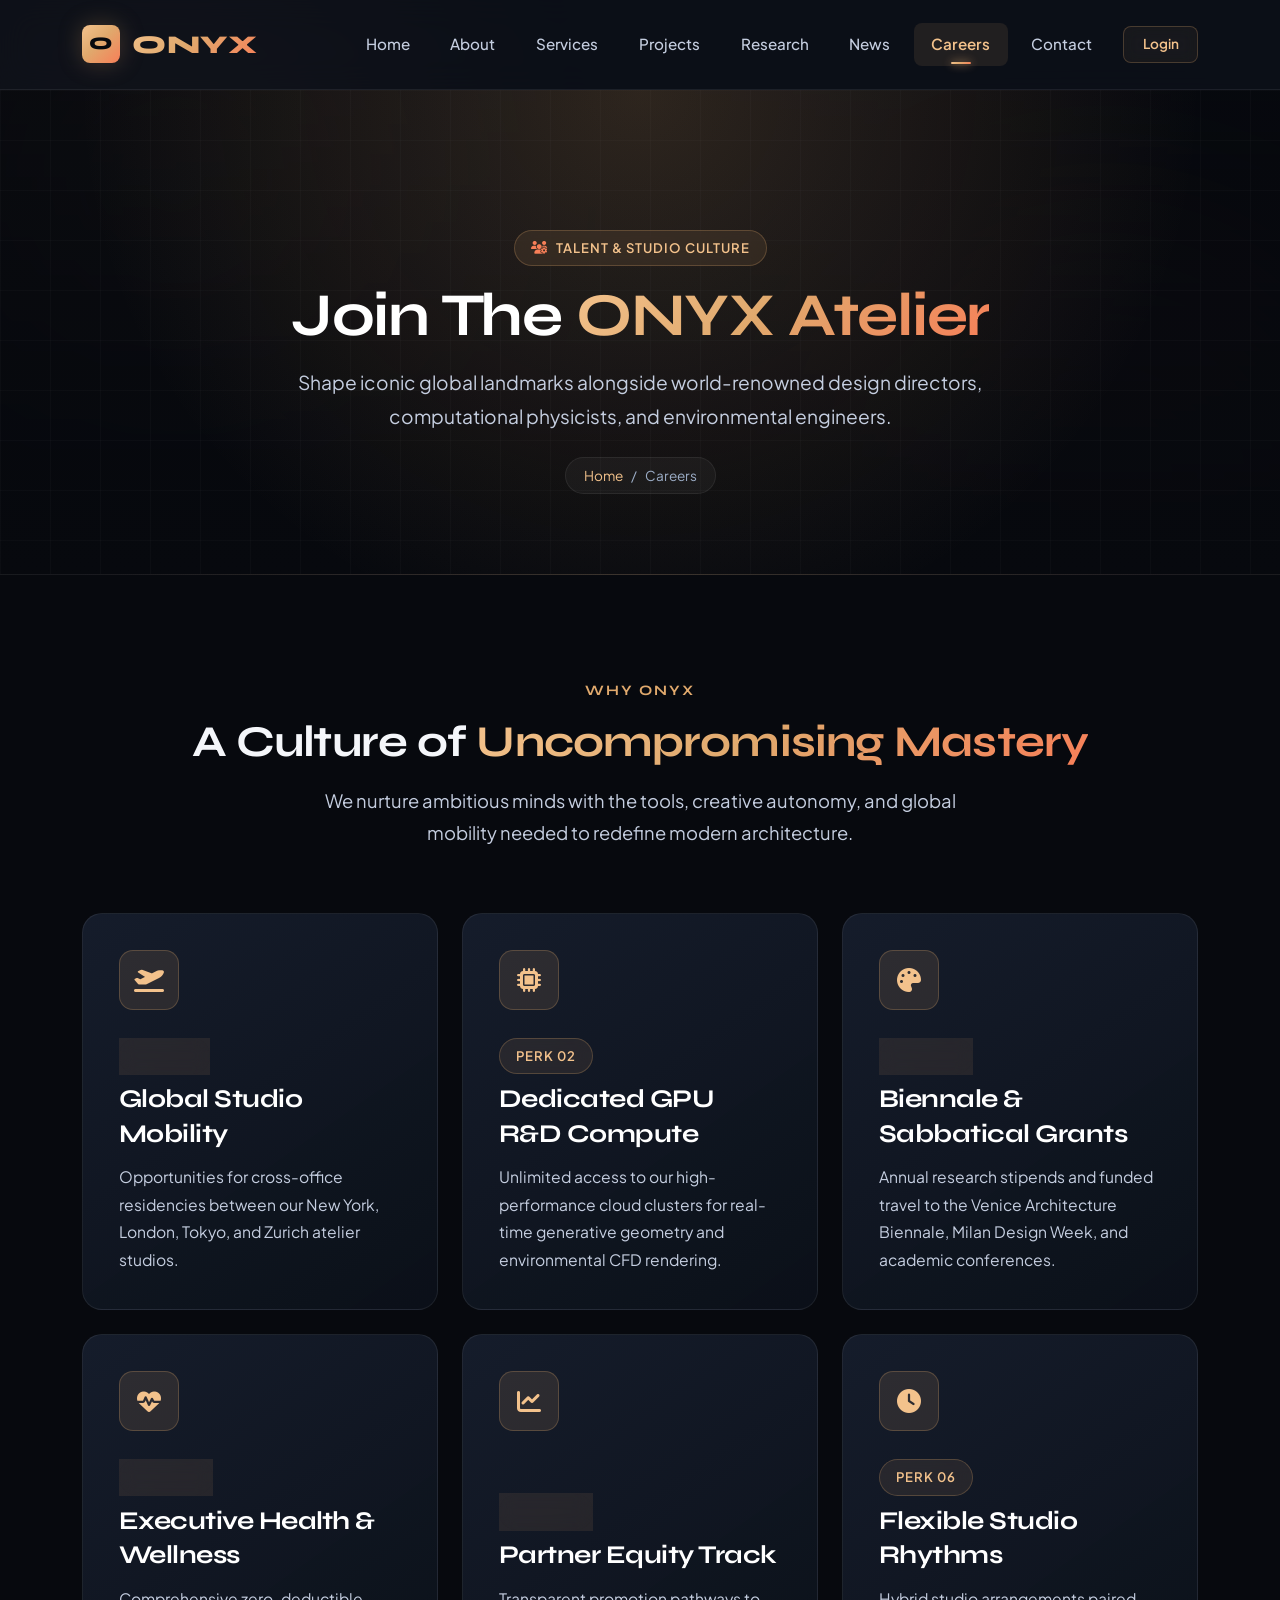
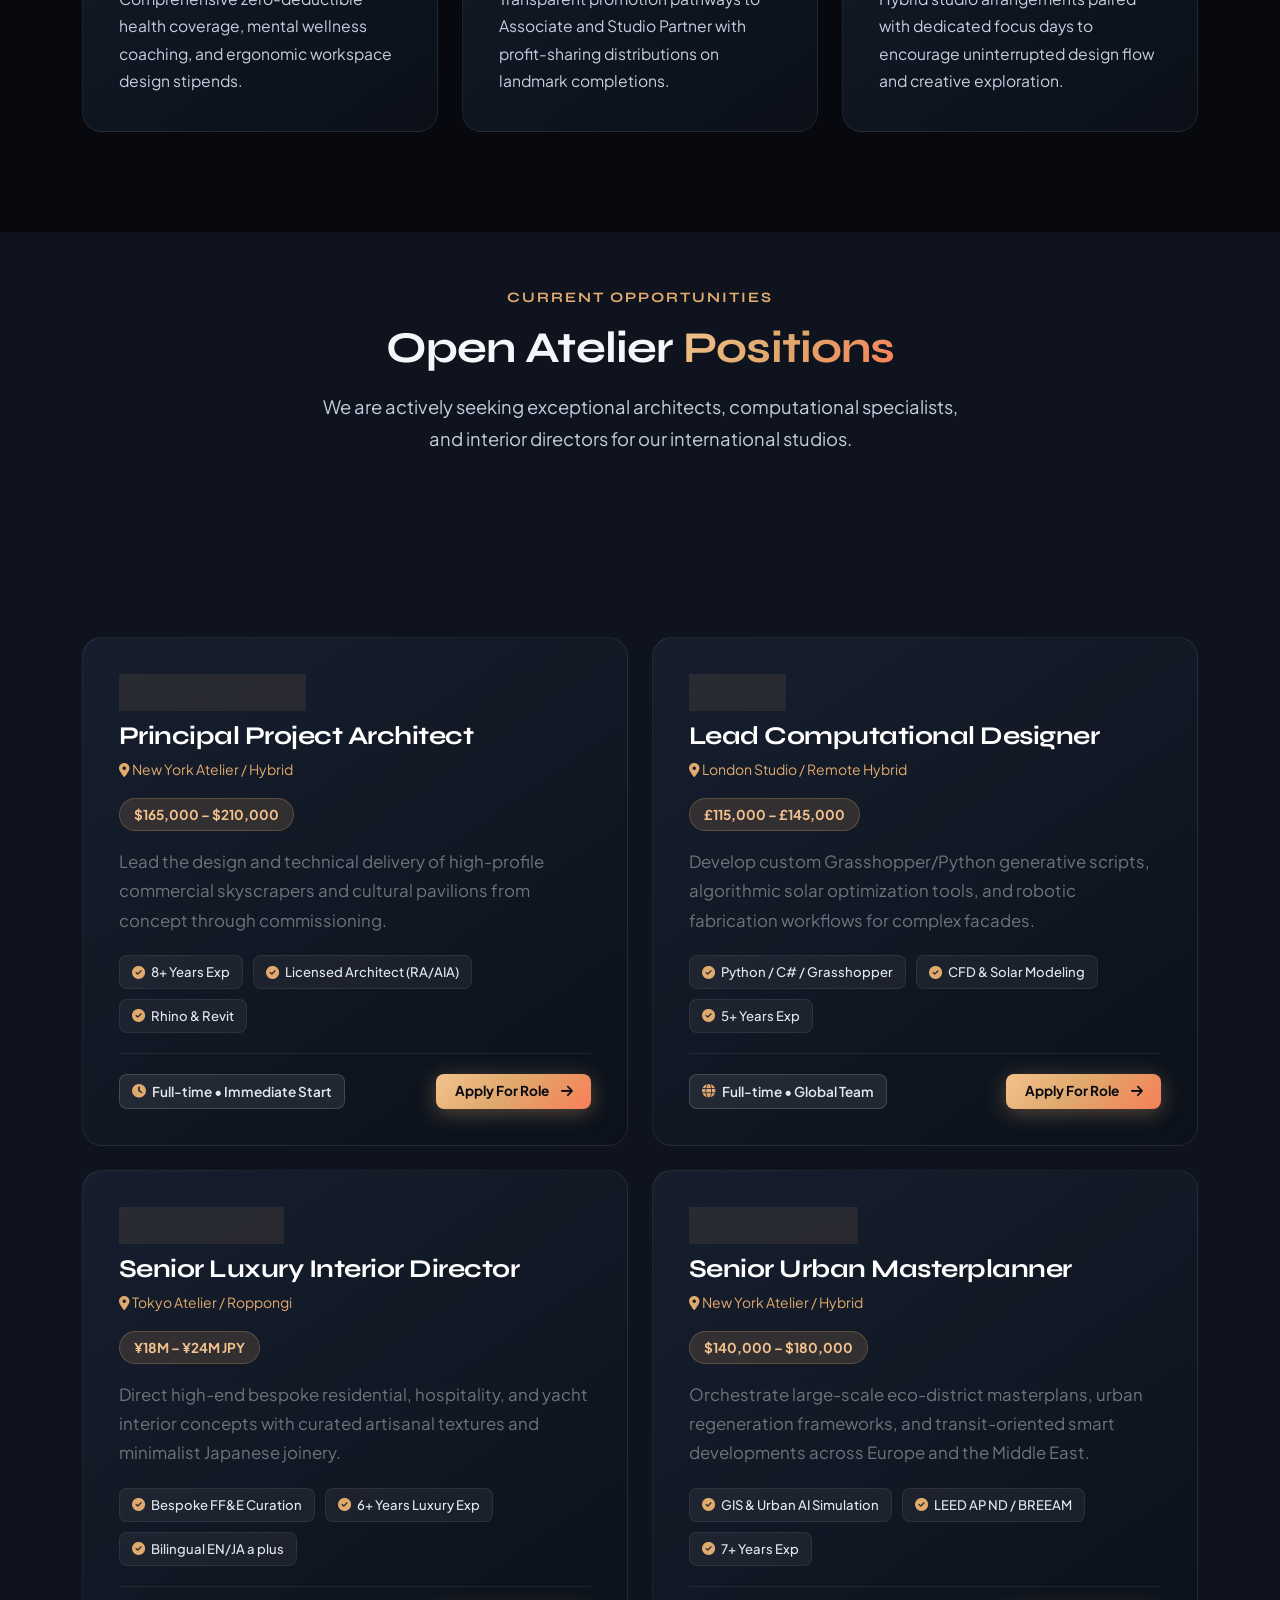
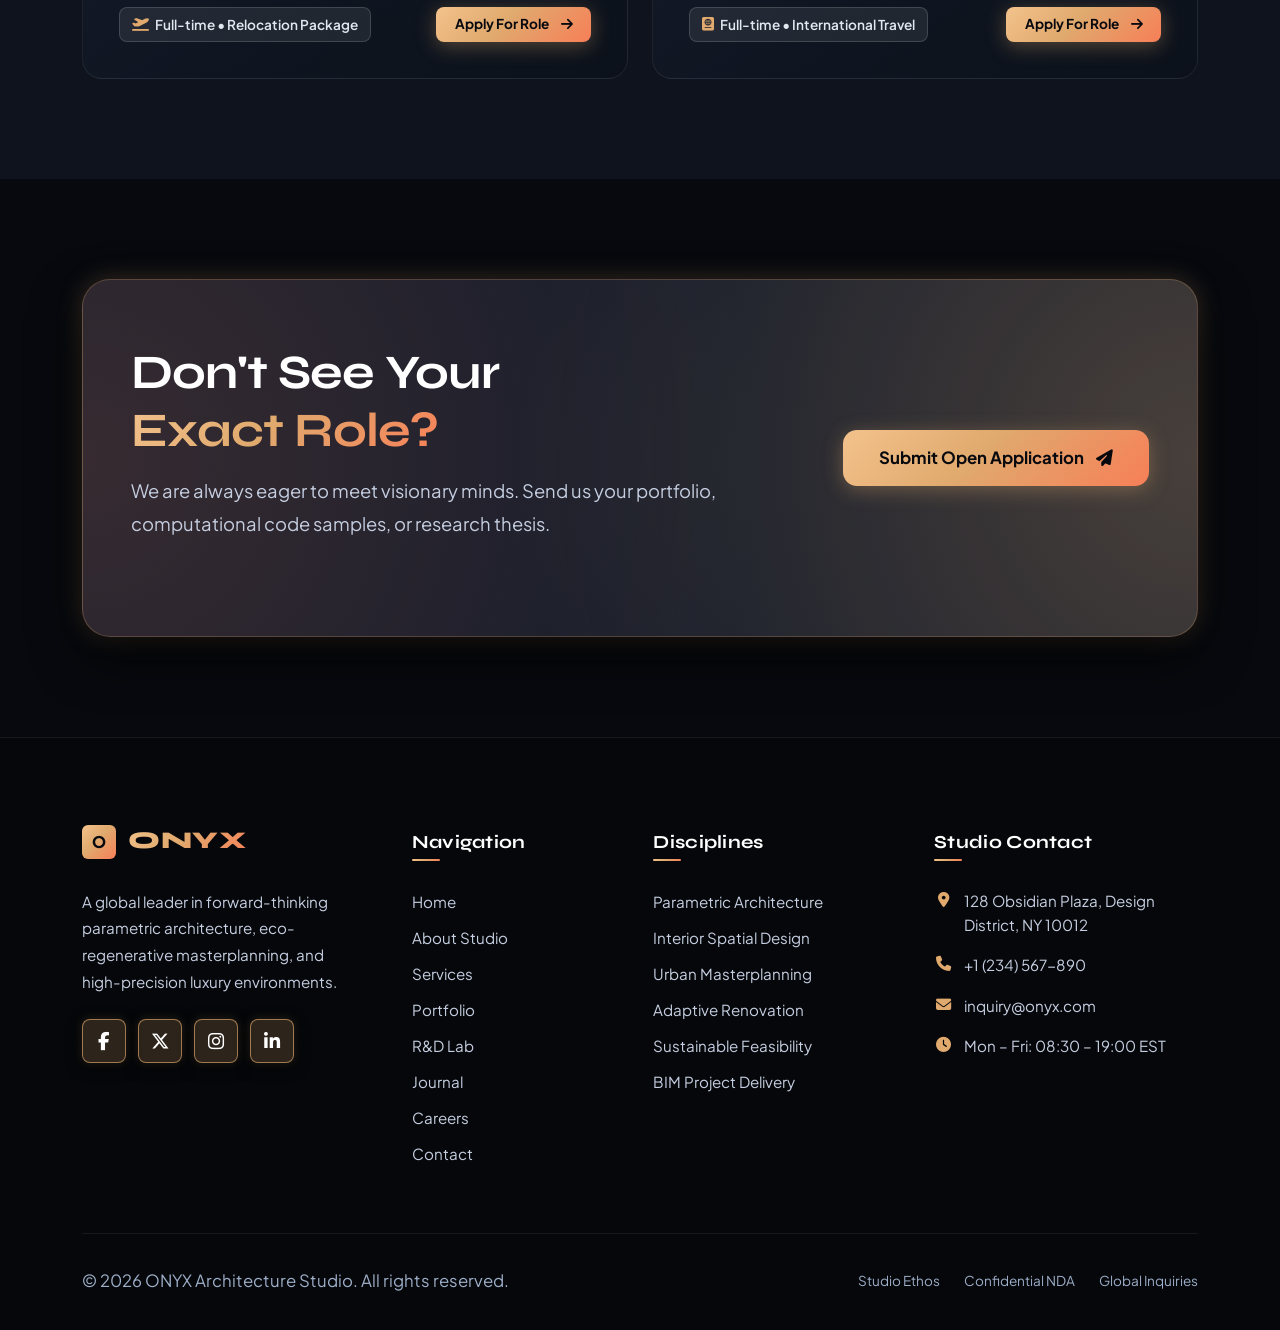
<file: careers.html>
<!DOCTYPE html>
<html lang="en" data-theme="dark">
<head>
    <meta charset="UTF-8">
    <meta name="viewport" content="width=device-width, initial-scale=1.0">
    <meta name="description" content="Careers at ONYX — Join our award-winning international architecture atelier in New York, London, and Tokyo.">
    <title>Careers & Atelier Culture — ONYX</title>
    
    <!-- Favicon -->
    <link rel="icon" type="image/svg+xml" href="images/favicon.svg">
    <link rel="icon" type="image/x-icon" href="images/favicon.ico">
    
    <!-- Google Fonts: Syne & Plus Jakarta Sans -->
    <link rel="preconnect" href="https://fonts.googleapis.com">
    <link rel="preconnect" href="https://fonts.gstatic.com" crossorigin>
    <link href="https://fonts.googleapis.com/css2?family=Plus+Jakarta+Sans:wght@300;400;500;600;700;800&family=Syne:wght@600;700;800&display=swap" rel="stylesheet">
    
    <!-- Bootstrap CSS -->
    <link href="https://cdn.jsdelivr.net/npm/bootstrap@5.3.0/dist/css/bootstrap.min.css" rel="stylesheet">
    
    <!-- Font Awesome -->
    <link rel="stylesheet" href="https://cdnjs.cloudflare.com/ajax/libs/font-awesome/6.5.1/css/all.min.css">
    
    <!-- Custom CSS -->
    <link rel="stylesheet" href="css/style.css">
</head>
<body>
    <!-- Header -->
    <header>
        <nav class="navbar navbar-expand-lg">
            <div class="container">
                <a class="navbar-brand" href="index.html">
                    <div class="brand-badge">O</div>
                    <span>ONYX</span>
                </a>
                <button class="navbar-toggler" type="button" data-bs-toggle="collapse" data-bs-target="#navbarNav" aria-controls="navbarNav" aria-expanded="false" aria-label="Toggle navigation">
                    <span class="navbar-toggler-icon"></span>
                </button>
                <div class="collapse navbar-collapse" id="navbarNav">
                    <ul class="navbar-nav ms-auto">
                        <li class="nav-item"><a class="nav-link" href="index.html">Home</a></li>
                        <li class="nav-item"><a class="nav-link" href="about.html">About</a></li>
                        <li class="nav-item"><a class="nav-link" href="services.html">Services</a></li>
                        <li class="nav-item"><a class="nav-link" href="projects.html">Projects</a></li>
                        <li class="nav-item"><a class="nav-link" href="research.html">Research</a></li>
                        <li class="nav-item"><a class="nav-link" href="news.html">News</a></li>
                        <li class="nav-item"><a class="nav-link active" href="careers.html">Careers</a></li>
                        <li class="nav-item"><a class="nav-link" href="contact.html">Contact</a></li>
                        <li class="nav-item ms-lg-2"><a class="btn btn-outline btn-sm" href="login.html">Login</a></li>
                    </ul>
                </div>
            </div>
        </nav>
    </header>

    <!-- Dedicated Page Header -->
    <section class="page-header">
        <div class="container">
            <div class="page-header-content">
                <div class="luxury-badge mb-3">
                    <i class="fas fa-users-gear"></i> Talent & Studio Culture
                </div>
                <h1>Join The <span class="gradient-text">ONYX Atelier</span></h1>
                <p>Shape iconic global landmarks alongside world-renowned design directors, computational physicists, and environmental engineers.</p>
                <div class="page-breadcrumb">
                    <a href="index.html">Home</a>
                    <span>/</span>
                    <span>Careers</span>
                </div>
            </div>
        </div>
    </section>

    <!-- Studio Culture & Perks Bento Grid -->
    <section class="bg-white">
        <div class="container">
            <div class="section-title">
                <span class="section-tag">Why ONYX</span>
                <h2>A Culture of <span class="gradient-text">Uncompromising Mastery</span></h2>
                <p>We nurture ambitious minds with the tools, creative autonomy, and global mobility needed to redefine modern architecture.</p>
            </div>

            <div class="bento-grid">
                <div class="bento-card col-span-4">
                    <div class="bento-icon">
                        <i class="fas fa-plane-departure"></i>
                    </div>
                    <div>
                        <div class="luxury-badge mb-2">Perk 01</div>
                        <h3>Global Studio Mobility</h3>
                        <p>Opportunities for cross-office residencies between our New York, London, Tokyo, and Zurich atelier studios.</p>
                    </div>
                </div>

                <div class="bento-card col-span-4">
                    <div class="bento-icon">
                        <i class="fas fa-microchip"></i>
                    </div>
                    <div>
                        <div class="luxury-badge mb-2">Perk 02</div>
                        <h3>Dedicated GPU R&D Compute</h3>
                        <p>Unlimited access to our high-performance cloud clusters for real-time generative geometry and environmental CFD rendering.</p>
                    </div>
                </div>

                <div class="bento-card col-span-4">
                    <div class="bento-icon">
                        <i class="fas fa-palette"></i>
                    </div>
                    <div>
                        <div class="luxury-badge mb-2">Perk 03</div>
                        <h3>Biennale & Sabbatical Grants</h3>
                        <p>Annual research stipends and funded travel to the Venice Architecture Biennale, Milan Design Week, and academic conferences.</p>
                    </div>
                </div>

                <div class="bento-card col-span-4">
                    <div class="bento-icon">
                        <i class="fas fa-heart-pulse"></i>
                    </div>
                    <div>
                        <div class="luxury-badge mb-2">Perk 04</div>
                        <h3>Executive Health & Wellness</h3>
                        <p>Comprehensive zero-deductible health coverage, mental wellness coaching, and ergonomic workspace design stipends.</p>
                    </div>
                </div>

                <div class="bento-card col-span-4">
                    <div class="bento-icon">
                        <i class="fas fa-chart-line"></i>
                    </div>
                    <div>
                        <div class="luxury-badge mb-2">Perk 05</div>
                        <h3>Partner Equity Track</h3>
                        <p>Transparent promotion pathways to Associate and Studio Partner with profit-sharing distributions on landmark completions.</p>
                    </div>
                </div>

                <div class="bento-card col-span-4">
                    <div class="bento-icon">
                        <i class="fas fa-clock"></i>
                    </div>
                    <div>
                        <div class="luxury-badge mb-2">Perk 06</div>
                        <h3>Flexible Studio Rhythms</h3>
                        <p>Hybrid studio arrangements paired with dedicated focus days to encourage uninterrupted design flow and creative exploration.</p>
                    </div>
                </div>
            </div>
        </div>
    </section>

    <!-- Filterable Open Positions -->
    <section class="bg-light" style="padding: 50px 0 100px;">
        <div class="container">
            <div class="section-title">
                <span class="section-tag">Current Opportunities</span>
                <h2>Open Atelier <span class="gradient-text">Positions</span></h2>
                <p>We are actively seeking exceptional architects, computational specialists, and interior directors for our international studios.</p>
            </div>

            <!-- Filter Buttons Navigation -->
            <div class="filter-nav">
                <button class="filter-btn active" data-filter="all">
                    <i class="fas fa-th-large"></i> All Roles
                </button>
                <button class="filter-btn" data-filter="architecture">
                    <i class="fas fa-drafting-compass"></i> Architecture
                </button>
                <button class="filter-btn" data-filter="computational">
                    <i class="fas fa-code"></i> Computational & BIM
                </button>
                <button class="filter-btn" data-filter="interior">
                    <i class="fas fa-couch"></i> Interior Spatial
                </button>
                <button class="filter-btn" data-filter="planning">
                    <i class="fas fa-city"></i> Urban Planning
                </button>
            </div>

            <!-- Job Cards Grid -->
            <div class="row g-4 filter-container">
                <!-- Role 1: Architecture -->
                <div class="col-lg-6 filter-item" data-category="architecture">
                    <div class="career-job-card">
                        <div class="career-job-body">
                            <div class="job-header">
                                <div>
                                    <span class="luxury-badge mb-2">Architecture Lead</span>
                                    <h3 class="mb-1 text-white">Principal Project Architect</h3>
                                    <p class="text-accent small mb-0"><i class="fas fa-map-marker-alt"></i> New York Atelier / Hybrid</p>
                                </div>
                                <span class="job-salary-pill">$165,000 – $210,000</span>
                            </div>
                            <p class="text-secondary mb-3">Lead the design and technical delivery of high-profile commercial skyscrapers and cultural pavilions from concept through commissioning.</p>
                            <div class="job-pills-row">
                                <span class="job-pill"><i class="fas fa-check-circle text-accent"></i> 8+ Years Exp</span>
                                <span class="job-pill"><i class="fas fa-check-circle text-accent"></i> Licensed Architect (RA/AIA)</span>
                                <span class="job-pill"><i class="fas fa-check-circle text-accent"></i> Rhino & Revit</span>
                            </div>
                        </div>
                        <div class="career-job-footer">
                            <span class="career-type-pill"><i class="fas fa-clock text-accent"></i> Full-time • Immediate Start</span>
                            <button class="btn btn-primary btn-sm" data-bs-toggle="modal" data-bs-target="#applyModal" data-job="Principal Project Architect (New York)">
                                <span>Apply For Role</span>
                                <i class="fas fa-arrow-right ms-1"></i>
                            </button>
                        </div>
                    </div>
                </div>

                <!-- Role 2: Computational -->
                <div class="col-lg-6 filter-item" data-category="computational">
                    <div class="career-job-card">
                        <div class="career-job-body">
                            <div class="job-header">
                                <div>
                                    <span class="luxury-badge mb-2">R&D Lab</span>
                                    <h3 class="mb-1 text-white">Lead Computational Designer</h3>
                                    <p class="text-accent small mb-0"><i class="fas fa-map-marker-alt"></i> London Studio / Remote Hybrid</p>
                                </div>
                                <span class="job-salary-pill">£115,000 – £145,000</span>
                            </div>
                            <p class="text-secondary mb-3">Develop custom Grasshopper/Python generative scripts, algorithmic solar optimization tools, and robotic fabrication workflows for complex facades.</p>
                            <div class="job-pills-row">
                                <span class="job-pill"><i class="fas fa-check-circle text-accent"></i> Python / C# / Grasshopper</span>
                                <span class="job-pill"><i class="fas fa-check-circle text-accent"></i> CFD & Solar Modeling</span>
                                <span class="job-pill"><i class="fas fa-check-circle text-accent"></i> 5+ Years Exp</span>
                            </div>
                        </div>
                        <div class="career-job-footer">
                            <span class="career-type-pill"><i class="fas fa-globe text-accent"></i> Full-time • Global Team</span>
                            <button class="btn btn-primary btn-sm" data-bs-toggle="modal" data-bs-target="#applyModal" data-job="Lead Computational Designer (London)">
                                <span>Apply For Role</span>
                                <i class="fas fa-arrow-right ms-1"></i>
                            </button>
                        </div>
                    </div>
                </div>

                <!-- Role 3: Interior -->
                <div class="col-lg-6 filter-item" data-category="interior">
                    <div class="career-job-card">
                        <div class="career-job-body">
                            <div class="job-header">
                                <div>
                                    <span class="luxury-badge mb-2">Interior Design</span>
                                    <h3 class="mb-1 text-white">Senior Luxury Interior Director</h3>
                                    <p class="text-accent small mb-0"><i class="fas fa-map-marker-alt"></i> Tokyo Atelier / Roppongi</p>
                                </div>
                                <span class="job-salary-pill">¥18M – ¥24M JPY</span>
                            </div>
                            <p class="text-secondary mb-3">Direct high-end bespoke residential, hospitality, and yacht interior concepts with curated artisanal textures and minimalist Japanese joinery.</p>
                            <div class="job-pills-row">
                                <span class="job-pill"><i class="fas fa-check-circle text-accent"></i> Bespoke FF&E Curation</span>
                                <span class="job-pill"><i class="fas fa-check-circle text-accent"></i> 6+ Years Luxury Exp</span>
                                <span class="job-pill"><i class="fas fa-check-circle text-accent"></i> Bilingual EN/JA a plus</span>
                            </div>
                        </div>
                        <div class="career-job-footer">
                            <span class="career-type-pill"><i class="fas fa-plane-departure text-accent"></i> Full-time • Relocation Package</span>
                            <button class="btn btn-primary btn-sm" data-bs-toggle="modal" data-bs-target="#applyModal" data-job="Senior Luxury Interior Director (Tokyo)">
                                <span>Apply For Role</span>
                                <i class="fas fa-arrow-right ms-1"></i>
                            </button>
                        </div>
                    </div>
                </div>

                <!-- Role 4: Urban Planning -->
                <div class="col-lg-6 filter-item" data-category="planning">
                    <div class="career-job-card">
                        <div class="career-job-body">
                            <div class="job-header">
                                <div>
                                    <span class="luxury-badge mb-2">Masterplanning</span>
                                    <h3 class="mb-1 text-white">Senior Urban Masterplanner</h3>
                                    <p class="text-accent small mb-0"><i class="fas fa-map-marker-alt"></i> New York Atelier / Hybrid</p>
                                </div>
                                <span class="job-salary-pill">$140,000 – $180,000</span>
                            </div>
                            <p class="text-secondary mb-3">Orchestrate large-scale eco-district masterplans, urban regeneration frameworks, and transit-oriented smart developments across Europe and the Middle East.</p>
                            <div class="job-pills-row">
                                <span class="job-pill"><i class="fas fa-check-circle text-accent"></i> GIS & Urban AI Simulation</span>
                                <span class="job-pill"><i class="fas fa-check-circle text-accent"></i> LEED AP ND / BREEAM</span>
                                <span class="job-pill"><i class="fas fa-check-circle text-accent"></i> 7+ Years Exp</span>
                            </div>
                        </div>
                        <div class="career-job-footer">
                            <span class="career-type-pill"><i class="fas fa-passport text-accent"></i> Full-time • International Travel</span>
                            <button class="btn btn-primary btn-sm" data-bs-toggle="modal" data-bs-target="#applyModal" data-job="Senior Urban Masterplanner (New York)">
                                <span>Apply For Role</span>
                                <i class="fas fa-arrow-right ms-1"></i>
                            </button>
                        </div>
                    </div>
                </div>
            </div>
        </div>
    </section>

    <!-- General Application Consultation Banner -->
    <section class="bg-white">
        <div class="container">
            <div class="consultation-banner text-center text-lg-start">
                <div class="row align-items-center">
                    <div class="col-lg-8">
                        <h2>Don't See Your <span class="gradient-text">Exact Role?</span></h2>
                        <p>We are always eager to meet visionary minds. Send us your portfolio, computational code samples, or research thesis.</p>
                    </div>
                    <div class="col-lg-4 text-lg-end mt-4 mt-lg-0">
                        <button class="btn btn-primary btn-lg" data-bs-toggle="modal" data-bs-target="#applyModal" data-job="General Atelier Candidacy">
                            <span>Submit Open Application</span>
                            <i class="fas fa-paper-plane ms-1"></i>
                        </button>
                    </div>
                </div>
            </div>
        </div>
    </section>

    <!-- Application Modal -->
    <div class="modal fade" id="applyModal" tabindex="-1" aria-labelledby="applyModalLabel" aria-hidden="true">
        <div class="modal-dialog modal-dialog-centered modal-lg">
            <div class="modal-content" style="background: var(--bg-surface-elevated); border: 1px solid var(--border-accent); border-radius: var(--radius-xl); color: var(--text-primary);">
                <div class="modal-header border-bottom border-secondary border-opacity-25 p-4">
                    <div>
                        <div class="luxury-badge mb-1">ONYX Atelier Candidacy</div>
                        <h4 class="modal-title h5 text-white" id="applyModalLabel">Submit Your Portfolio</h4>
                    </div>
                    <button type="button" class="btn-close btn-close-white" data-bs-dismiss="modal" aria-label="Close"></button>
                </div>
                <div class="modal-body p-4">
                    <form id="careerForm">
                        <div class="row g-3">
                            <div class="col-md-6">
                                <div class="form-group">
                                    <label class="form-label">Full Legal Name *</label>
                                    <input type="text" class="form-control" placeholder="e.g. Maya Lin" required>
                                </div>
                            </div>
                            <div class="col-md-6">
                                <div class="form-group">
                                    <label class="form-label">Email Address *</label>
                                    <input type="email" class="form-control" placeholder="maya@domain.com" required>
                                </div>
                            </div>
                            <div class="col-md-6">
                                <div class="form-group">
                                    <label class="form-label">Role Applied For *</label>
                                    <input type="text" id="modalRoleInput" class="form-control" value="Principal Project Architect" required>
                                </div>
                            </div>
                            <div class="col-md-6">
                                <div class="form-group">
                                    <label class="form-label">Portfolio URL / GitHub *</label>
                                    <input type="url" class="form-control" placeholder="https://portfolio.yourdomain.com" required>
                                </div>
                            </div>
                            <div class="col-12">
                                <div class="form-group">
                                    <label class="form-label">Architectural Statement & Summary</label>
                                    <textarea class="form-control" rows="4" placeholder="Briefly describe your design ethos, favorite project typology, and technical strengths..."></textarea>
                                </div>
                            </div>
                            <div class="col-12 text-end">
                                <button type="button" class="btn btn-outline me-2" data-bs-dismiss="modal">Cancel</button>
                                <button type="submit" class="btn btn-primary">Submit Application</button>
                            </div>
                        </div>
                        <div class="form-message"></div>
                    </form>
                </div>
            </div>
        </div>
    </div>

    <!-- Footer -->
    <footer>
    <div class="container">
        <div class="footer-content">
            <!-- Col 1: Brand -->
            <div class="footer-section">
                <div class="footer-brand-header">
                    <div class="brand-badge" style="width:34px;height:34px;border-radius:6px;background:var(--gradient-luxury);display:flex;align-items:center;justify-content:center;color:#07090e;font-weight:800;font-size:1rem;">O</div>
                    <span class="brand-title">ONYX</span>
                </div>
                <p>A global leader in forward-thinking parametric architecture, eco-regenerative masterplanning, and high-precision luxury environments.</p>
                <div class="social-icons">
                    <a href="https://www.facebook.com" target="_blank" rel="noopener noreferrer" class="social-icon" aria-label="Facebook"><i class="fab fa-facebook-f"></i></a>
                    <a href="https://twitter.com" target="_blank" rel="noopener noreferrer" class="social-icon" aria-label="X (Twitter)"><i class="fa-brands fa-x-twitter"></i></a>
                    <a href="https://www.instagram.com" target="_blank" rel="noopener noreferrer" class="social-icon" aria-label="Instagram"><i class="fab fa-instagram"></i></a>
                    <a href="https://www.linkedin.com" target="_blank" rel="noopener noreferrer" class="social-icon" aria-label="LinkedIn"><i class="fab fa-linkedin-in"></i></a>
                </div>
            </div>
            
            <!-- Col 2: Navigation -->
            <div class="footer-section">
                <h4 class="footer-heading">Navigation</h4>
                <ul>
                    <li><a href="index.html">Home</a></li>
                    <li><a href="about.html">About Studio</a></li>
                    <li><a href="services.html">Services</a></li>
                    <li><a href="projects.html">Portfolio</a></li>
                    <li><a href="research.html">R&D Lab</a></li>
                    <li><a href="news.html">Journal</a></li>
                    <li><a href="careers.html">Careers</a></li>
                    <li><a href="contact.html">Contact</a></li>
                </ul>
            </div>
            
            <!-- Col 3: Disciplines -->
            <div class="footer-section">
                <h4 class="footer-heading">Disciplines</h4>
                <ul>
                    <li><a href="services.html">Parametric Architecture</a></li>
                    <li><a href="services.html">Interior Spatial Design</a></li>
                    <li><a href="services.html">Urban Masterplanning</a></li>
                    <li><a href="services.html">Adaptive Renovation</a></li>
                    <li><a href="services.html">Sustainable Feasibility</a></li>
                    <li><a href="services.html">BIM Project Delivery</a></li>
                </ul>
            </div>
            
            <!-- Col 4: Studio Contact -->
            <div class="footer-section">
                <h4 class="footer-heading">Studio Contact</h4>
                <div class="footer-contact-info">
                    <div class="footer-contact-item">
                        <i class="fas fa-map-marker-alt"></i>
                        <span>128 Obsidian Plaza, Design District, NY 10012</span>
                    </div>
                    <div class="footer-contact-item">
                        <i class="fas fa-phone"></i>
                        <a href="tel:+1234567890">+1 (234) 567-890</a>
                    </div>
                    <div class="footer-contact-item">
                        <i class="fas fa-envelope"></i>
                        <a href="mailto:inquiry@onyx.com">inquiry@onyx.com</a>
                    </div>
                    <div class="footer-contact-item">
                        <i class="fas fa-clock"></i>
                        <span>Mon – Fri: 08:30 – 19:00 EST</span>
                    </div>
                </div>
            </div>
        </div>
        
        <div class="footer-bottom">
            <p>&copy; <span id="currentYear"></span> ONYX Architecture Studio. All rights reserved.</p>
            <ul class="footer-bottom-links">
                <li><a href="about.html">Studio Ethos</a></li>
                <li><a href="contact.html">Confidential NDA</a></li>
                <li><a href="contact.html">Global Inquiries</a></li>
            </ul>
        </div>
    </div>
</footer>

    <!-- Bootstrap JS -->
    <script src="https://cdn.jsdelivr.net/npm/bootstrap@5.3.0/dist/js/bootstrap.bundle.min.js"></script>
    <!-- jQuery -->
    <script src="https://code.jquery.com/jquery-3.7.0.min.js"></script>
    <!-- Custom JS -->
    <script src="js/main.js"></script>
    <script>
        // Modal dynamic role prepopulation
        const applyModal = document.getElementById('applyModal');
        if (applyModal) {
            applyModal.addEventListener('show.bs.modal', function (event) {
                const button = event.relatedTarget;
                const jobTitle = button.getAttribute('data-job') || 'General Atelier Candidacy';
                const input = document.getElementById('modalRoleInput');
                if (input) input.value = jobTitle;
            });
        }
    </script>
</body>
</html>
</file>
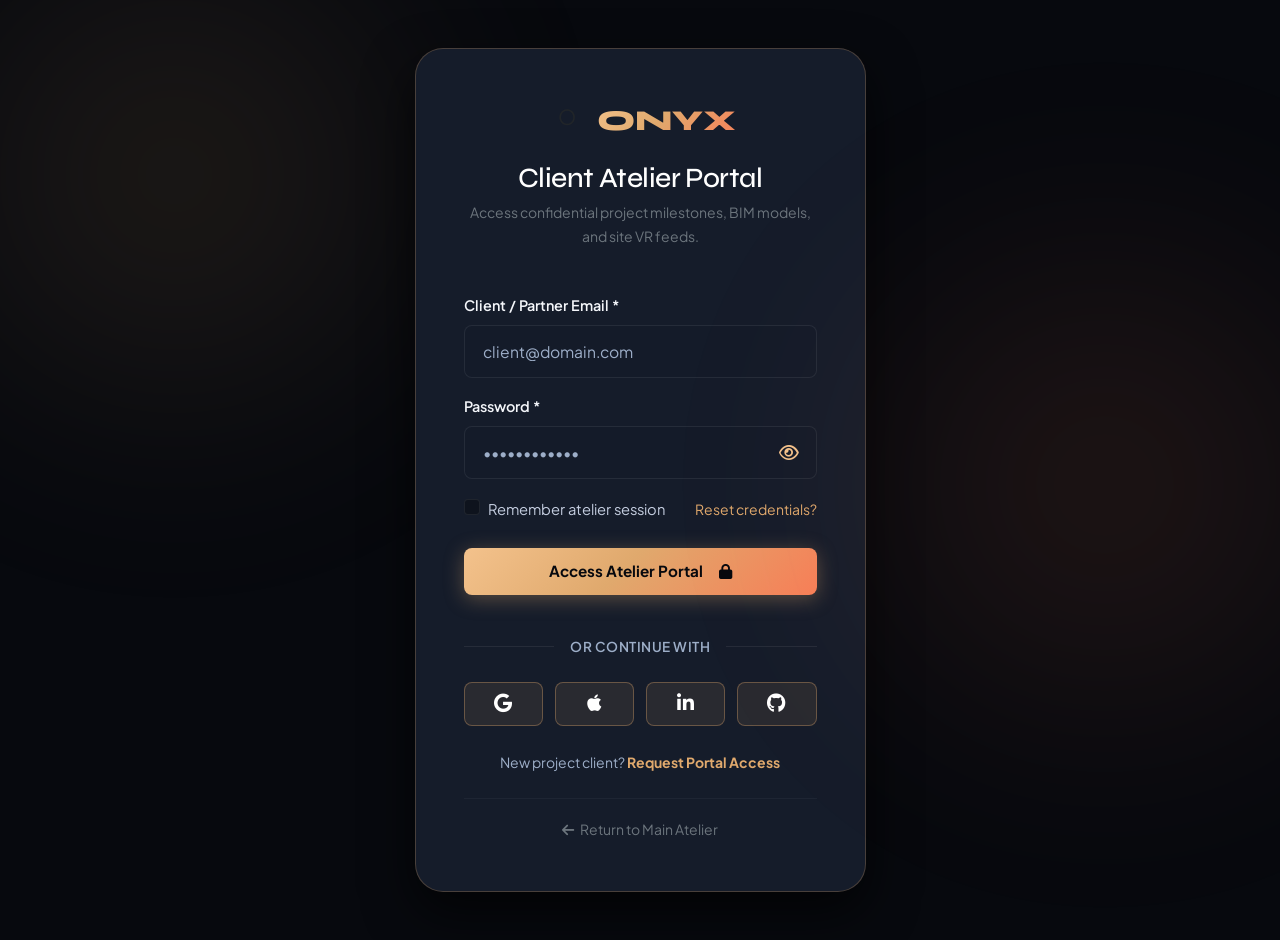
<file: login.html>
<!DOCTYPE html>
<html lang="en" data-theme="dark">
<head>
    <meta charset="UTF-8">
    <meta name="viewport" content="width=device-width, initial-scale=1.0">
    <meta name="description" content="Client & Partner Portal Login — ONYX Architecture Studio.">
    <title>Client Portal Login — ONYX</title>
    
    <!-- Favicon -->
    <link rel="icon" type="image/svg+xml" href="images/favicon.svg">
    <link rel="icon" type="image/x-icon" href="images/favicon.ico">
    
    <!-- Google Fonts: Syne & Plus Jakarta Sans -->
    <link rel="preconnect" href="https://fonts.googleapis.com">
    <link rel="preconnect" href="https://fonts.gstatic.com" crossorigin>
    <link href="https://fonts.googleapis.com/css2?family=Plus+Jakarta+Sans:wght@300;400;500;600;700;800&family=Syne:wght@600;700;800&display=swap" rel="stylesheet">
    
    <!-- Bootstrap CSS -->
    <link href="https://cdn.jsdelivr.net/npm/bootstrap@5.3.0/dist/css/bootstrap.min.css" rel="stylesheet">
    
    <!-- Font Awesome -->
    <link rel="stylesheet" href="https://cdnjs.cloudflare.com/ajax/libs/font-awesome/6.5.1/css/all.min.css">
    
    <!-- Custom CSS -->
    <link rel="stylesheet" href="css/style.css">
</head>
<body style="background-color: var(--bg-deep); min-height: 100vh; display: flex; align-items: center; justify-content: center;">
    <div class="container py-5">
        <div class="row justify-content-center">
            <div class="col-md-7 col-lg-5">
                <div class="card p-4 p-md-5" style="border: 1px solid var(--border-accent); border-radius: var(--radius-xl); background: var(--bg-surface-elevated); box-shadow: var(--shadow-lg);">
                    <div class="text-center mb-4">
                        <a href="index.html" class="d-inline-flex align-items-center gap-2 mb-3 text-decoration-none">
                            <div class="brand-badge" style="width: 44px; height: 44px; font-size: 1.3rem;">O</div>
                            <span style="font-family: var(--font-heading); font-size: 1.8rem; font-weight: 800;" class="gradient-text">ONYX</span>
                        </a>
                        <h2 class="h3 text-white mb-1">Client Atelier Portal</h2>
                        <p class="text-secondary small">Access confidential project milestones, BIM models, and site VR feeds.</p>
                    </div>

                    <form id="loginForm">
                        <div class="form-group mb-3">
                            <label for="loginEmail" class="form-label">Client / Partner Email *</label>
                            <input type="email" class="form-control" id="loginEmail" placeholder="client@domain.com" required>
                        </div>
                        <div class="form-group mb-3">
                            <label for="loginPassword" class="form-label">Password *</label>
                            <div class="password-input-wrapper">
                                <input type="password" class="form-control" id="loginPassword" placeholder="••••••••••••" required>
                                <button type="button" class="password-toggle-btn" aria-label="Toggle password visibility">
                                    <i class="far fa-eye"></i>
                                </button>
                            </div>
                        </div>
                        <div class="d-flex justify-content-between align-items-center mb-4">
                            <div class="form-check">
                                <input type="checkbox" class="form-check-input" id="rememberMe">
                                <label class="form-check-label small" for="rememberMe">Remember atelier session</label>
                            </div>
                            <a href="#" class="text-accent small">Reset credentials?</a>
                        </div>
                        <button type="submit" class="btn btn-primary w-100 mb-3">
                            <span>Access Atelier Portal</span>
                            <i class="fas fa-lock ms-2"></i>
                        </button>

                        <!-- Social Auth Links -->
                        <div class="auth-divider">
                            <span>Or Continue With</span>
                        </div>
                        <div class="auth-social-row">
                            <a href="#" class="auth-social-btn" title="Continue with Google" aria-label="Sign in with Google"><i class="fab fa-google"></i></a>
                            <a href="#" class="auth-social-btn" title="Continue with Apple" aria-label="Sign in with Apple"><i class="fab fa-apple"></i></a>
                            <a href="#" class="auth-social-btn" title="Continue with LinkedIn" aria-label="Sign in with LinkedIn"><i class="fab fa-linkedin-in"></i></a>
                            <a href="#" class="auth-social-btn" title="Continue with GitHub" aria-label="Sign in with GitHub"><i class="fab fa-github"></i></a>
                        </div>

                        <div class="text-center">
                            <p class="text-muted small mb-0">New project client? <a href="register.html" class="text-accent fw-bold">Request Portal Access</a></p>
                        </div>
                        <div class="form-message"></div>
                    </form>

                    <div class="text-center mt-4 pt-3 border-top border-secondary border-opacity-10">
                        <a href="index.html" class="text-secondary small"><i class="fas fa-arrow-left me-1"></i> Return to Main Atelier</a>
                    </div>
                </div>
            </div>
        </div>
    </div>

    <!-- Bootstrap JS -->
    <script src="https://cdn.jsdelivr.net/npm/bootstrap@5.3.0/dist/js/bootstrap.bundle.min.js"></script>
    <!-- jQuery -->
    <script src="https://code.jquery.com/jquery-3.7.0.min.js"></script>
    <!-- Custom JS -->
    <script src="js/main.js"></script>
</body>
</html>
</file>
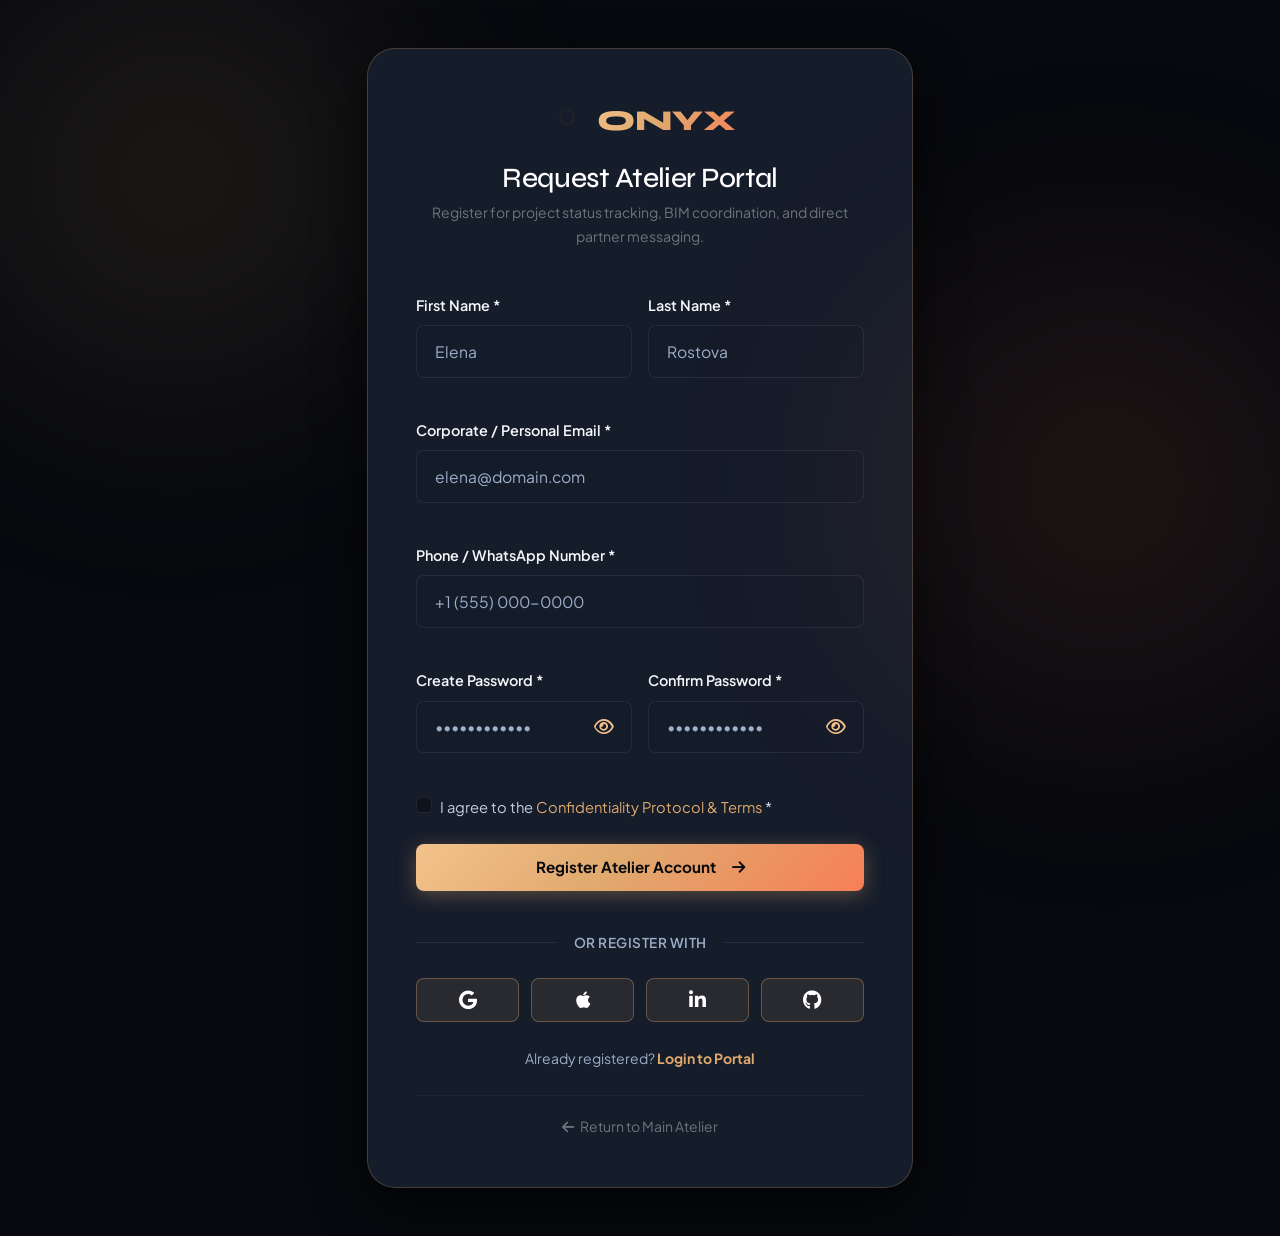
<file: register.html>
<!DOCTYPE html>
<html lang="en" data-theme="dark">
<head>
    <meta charset="UTF-8">
    <meta name="viewport" content="width=device-width, initial-scale=1.0">
    <meta name="description" content="Request Client Portal Access — ONYX Architecture Studio.">
    <title>Request Client Access — ONYX</title>
    
    <!-- Favicon -->
    <link rel="icon" type="image/svg+xml" href="images/favicon.svg">
    <link rel="icon" type="image/x-icon" href="images/favicon.ico">
    
    <!-- Google Fonts: Syne & Plus Jakarta Sans -->
    <link rel="preconnect" href="https://fonts.googleapis.com">
    <link rel="preconnect" href="https://fonts.gstatic.com" crossorigin>
    <link href="https://fonts.googleapis.com/css2?family=Plus+Jakarta+Sans:wght@300;400;500;600;700;800&family=Syne:wght@600;700;800&display=swap" rel="stylesheet">
    
    <!-- Bootstrap CSS -->
    <link href="https://cdn.jsdelivr.net/npm/bootstrap@5.3.0/dist/css/bootstrap.min.css" rel="stylesheet">
    
    <!-- Font Awesome -->
    <link rel="stylesheet" href="https://cdnjs.cloudflare.com/ajax/libs/font-awesome/6.5.1/css/all.min.css">
    
    <!-- Custom CSS -->
    <link rel="stylesheet" href="css/style.css">
</head>
<body style="background-color: var(--bg-deep); min-height: 100vh; display: flex; align-items: center; justify-content: center;">
    <div class="container py-5">
        <div class="row justify-content-center">
            <div class="col-md-8 col-lg-6">
                <div class="card p-4 p-md-5" style="border: 1px solid var(--border-accent); border-radius: var(--radius-xl); background: var(--bg-surface-elevated); box-shadow: var(--shadow-lg);">
                    <div class="text-center mb-4">
                        <a href="index.html" class="d-inline-flex align-items-center gap-2 mb-3 text-decoration-none">
                            <div class="brand-badge" style="width: 44px; height: 44px; font-size: 1.3rem;">O</div>
                            <span style="font-family: var(--font-heading); font-size: 1.8rem; font-weight: 800;" class="gradient-text">ONYX</span>
                        </a>
                        <h2 class="h3 text-white mb-1">Request Atelier Portal</h2>
                        <p class="text-secondary small">Register for project status tracking, BIM coordination, and direct partner messaging.</p>
                    </div>

                    <form id="registerForm">
                        <div class="row g-3">
                            <div class="col-md-6">
                                <div class="form-group">
                                    <label class="form-label">First Name *</label>
                                    <input type="text" class="form-control" placeholder="Elena" required>
                                </div>
                            </div>
                            <div class="col-md-6">
                                <div class="form-group">
                                    <label class="form-label">Last Name *</label>
                                    <input type="text" class="form-control" placeholder="Rostova" required>
                                </div>
                            </div>
                            <div class="col-12">
                                <div class="form-group">
                                    <label class="form-label">Corporate / Personal Email *</label>
                                    <input type="email" class="form-control" placeholder="elena@domain.com" required>
                                </div>
                            </div>
                            <div class="col-12">
                                <div class="form-group">
                                    <label class="form-label">Phone / WhatsApp Number *</label>
                                    <input type="tel" class="form-control" placeholder="+1 (555) 000-0000" required>
                                </div>
                            </div>
                            <div class="col-md-6">
                                <div class="form-group">
                                    <label class="form-label">Create Password *</label>
                                    <div class="password-input-wrapper">
                                        <input type="password" class="form-control" placeholder="••••••••••••" required>
                                        <button type="button" class="password-toggle-btn" aria-label="Toggle password visibility">
                                            <i class="far fa-eye"></i>
                                        </button>
                                    </div>
                                </div>
                            </div>
                            <div class="col-md-6">
                                <div class="form-group">
                                    <label class="form-label">Confirm Password *</label>
                                    <div class="password-input-wrapper">
                                        <input type="password" class="form-control" placeholder="••••••••••••" required>
                                        <button type="button" class="password-toggle-btn" aria-label="Toggle password visibility">
                                            <i class="far fa-eye"></i>
                                        </button>
                                    </div>
                                </div>
                            </div>
                            <div class="col-12">
                                <div class="form-check mb-2">
                                    <input type="checkbox" class="form-check-input" id="agreeTerms" required>
                                    <label class="form-check-label small" for="agreeTerms">I agree to the <a href="#" class="text-accent">Confidentiality Protocol & Terms</a> *</label>
                                </div>
                            </div>
                            <div class="col-12">
                                <button type="submit" class="btn btn-primary w-100 mb-3">
                                    <span>Register Atelier Account</span>
                                    <i class="fas fa-arrow-right ms-2"></i>
                                </button>

                                <!-- Social Auth Links -->
                                <div class="auth-divider">
                                    <span>Or Register With</span>
                                </div>
                                <div class="auth-social-row">
                                    <a href="#" class="auth-social-btn" title="Register with Google" aria-label="Sign up with Google"><i class="fab fa-google"></i></a>
                                    <a href="#" class="auth-social-btn" title="Register with Apple" aria-label="Sign up with Apple"><i class="fab fa-apple"></i></a>
                                    <a href="#" class="auth-social-btn" title="Register with LinkedIn" aria-label="Sign up with LinkedIn"><i class="fab fa-linkedin-in"></i></a>
                                    <a href="#" class="auth-social-btn" title="Register with GitHub" aria-label="Sign up with GitHub"><i class="fab fa-github"></i></a>
                                </div>

                                <div class="text-center">
                                    <p class="text-muted small mb-0">Already registered? <a href="login.html" class="text-accent fw-bold">Login to Portal</a></p>
                                </div>
                            </div>
                        </div>
                        <div class="form-message"></div>
                    </form>

                    <div class="text-center mt-4 pt-3 border-top border-secondary border-opacity-10">
                        <a href="index.html" class="text-secondary small"><i class="fas fa-arrow-left me-1"></i> Return to Main Atelier</a>
                    </div>
                </div>
            </div>
        </div>
    </div>

    <!-- Bootstrap JS -->
    <script src="https://cdn.jsdelivr.net/npm/bootstrap@5.3.0/dist/js/bootstrap.bundle.min.js"></script>
    <!-- jQuery -->
    <script src="https://code.jquery.com/jquery-3.7.0.min.js"></script>
    <!-- Custom JS -->
    <script src="js/main.js"></script>
</body>
</html>
</file>
<file: css/style.css>
/* ==========================================================================
   ONYX / ONYX - Modern Dark Luxury Architecture Design System
   Color Palette: Deep Obsidian, Iridescent Champagne Copper, Sunset Amber
   ========================================================================== */

@import url('https://fonts.googleapis.com/css2?family=Plus+Jakarta+Sans:ital,wght@0,300;0,400;0,500;0,600;0,700;0,800;1,400&family=Syne:wght@500;600;700;800&display=swap');

/* ===== CSS Variables (Luxury Dark Theme as Default) ===== */
:root {
    /* Color Palette */
    --bg-deep: #07090e;
    --bg-surface: #0e131d;
    --bg-surface-elevated: #151c2a;
    --bg-surface-glass: rgba(14, 19, 29, 0.72);
    --bg-card: rgba(21, 28, 42, 0.65);
    --bg-card-hover: rgba(28, 38, 56, 0.85);

    /* Metallic Champagne & Sunset Amber Accents */
    --accent-copper: #e0a96d;
    --accent-copper-light: #f3c28c;
    --accent-copper-dark: #b88248;
    --accent-amber: #f77f58;
    --accent-amber-glow: rgba(247, 127, 88, 0.35);
    --accent-copper-glow: rgba(224, 169, 109, 0.28);
    
    /* Gradients */
    --gradient-luxury: linear-gradient(135deg, #f3c28c 0%, #e0a96d 45%, #f77f58 100%);
    --gradient-subtle: linear-gradient(180deg, rgba(224, 169, 109, 0.12) 0%, rgba(247, 127, 88, 0.02) 100%);
    --gradient-surface: linear-gradient(145deg, rgba(25, 34, 51, 0.8) 0%, rgba(12, 17, 26, 0.9) 100%);
    --gradient-dark-overlay: linear-gradient(180deg, rgba(7, 9, 14, 0.3) 0%, rgba(7, 9, 14, 0.95) 100%);
    --gradient-glow-radial: radial-gradient(circle, rgba(224, 169, 109, 0.15) 0%, rgba(7, 9, 14, 0) 70%);

    /* Typography Colors */
    --text-primary: #f4f6fa;
    --text-secondary: #c5cee0;
    --text-muted: #9daec8;
    --text-accent: #e0a96d;
    
    /* Legacy variables compatibility */
    --primary-color: #f4f6fa;
    --secondary-color: #e0a96d;
    --text-dark: #f4f6fa;
    --text-light: #c5cee0;
    --bg-light: #0e131d;
    --bg-white: #151c2a;

    /* Borders & Outlines */
    --border-subtle: rgba(255, 255, 255, 0.07);
    --border-accent: rgba(224, 169, 109, 0.25);
    --border-accent-bright: rgba(224, 169, 109, 0.6);
    --border-color: rgba(255, 255, 255, 0.08);

    /* Shadows & Elevation */
    --shadow-sm: 0 4px 12px rgba(0, 0, 0, 0.35);
    --shadow-md: 0 10px 30px rgba(0, 0, 0, 0.45);
    --shadow-lg: 0 20px 50px rgba(0, 0, 0, 0.65);
    --shadow-glow: 0 0 25px rgba(224, 169, 109, 0.25);
    --shadow-glow-amber: 0 0 30px rgba(247, 127, 88, 0.3);
    --shadow-hover: 0 15px 40px rgba(0, 0, 0, 0.55), 0 0 20px rgba(224, 169, 109, 0.2);

    /* Typography */
    --font-heading: 'Syne', sans-serif;
    --font-body: 'Plus Jakarta Sans', -apple-system, BlinkMacSystemFont, 'Segoe UI', Roboto, sans-serif;

    /* Transitions & Radii */
    --transition: all 0.35s cubic-bezier(0.16, 1, 0.3, 1);
    --transition-bounce: all 0.5s cubic-bezier(0.34, 1.56, 0.64, 1);
    --radius-sm: 8px;
    --radius-md: 14px;
    --radius-lg: 20px;
    --radius-xl: 28px;
    --radius-full: 9999px;
}

/* Dark theme locked */
html, body, [data-theme="dark"], [data-theme="light"] {
    background-color: #07090e !important;
    color: #f4f6fa;
}

/* ===== Global Reset & Base ===== */
*, *::before, *::after {
    margin: 0;
    padding: 0;
    box-sizing: border-box;
}

html {
    scroll-behavior: smooth;
    font-size: 16px;
    background-color: var(--bg-deep);
}

body {
    font-family: var(--font-body);
    font-size: 1rem;
    line-height: 1.7;
    color: var(--text-primary);
    background-color: var(--bg-deep);
    overflow-x: hidden;
    position: relative;
    -webkit-font-smoothing: antialiased;
    -moz-osx-font-smoothing: grayscale;
}

/* Background Ambient Glow Orbs */
body::before, body::after {
    content: '';
    position: fixed;
    width: 650px;
    height: 650px;
    border-radius: 50%;
    pointer-events: none;
    z-index: 0;
    opacity: 0.15;
    filter: blur(120px);
}

body::before {
    top: -150px;
    left: -150px;
    background: radial-gradient(circle, var(--accent-copper), transparent 70%);
}

body::after {
    bottom: 10%;
    right: -150px;
    background: radial-gradient(circle, var(--accent-amber), transparent 70%);
}

/* ===== Typography ===== */
h1, h2, h3, h4, h5, h6 {
    font-family: var(--font-heading);
    color: var(--text-primary);
    letter-spacing: -0.02em;
    font-weight: 700;
}

h1 {
    font-size: clamp(2.5rem, 5vw, 4.2rem);
    line-height: 1.12;
    margin-bottom: 1.25rem;
}

h2 {
    font-size: clamp(1.85rem, 3.5vw, 2.75rem);
    line-height: 1.2;
    margin-bottom: 1rem;
}

h3 {
    font-size: clamp(1.25rem, 2vw, 1.65rem);
    line-height: 1.35;
    margin-bottom: 0.85rem;
}

h4 {
    font-size: 1.25rem;
    font-weight: 600;
}

p {
    font-size: 1.05rem;
    line-height: 1.75;
    color: var(--text-secondary);
    margin-bottom: 1.25rem;
}

a {
    text-decoration: none;
    color: inherit;
    transition: var(--transition);
}

img {
    max-width: 100%;
    height: auto;
    display: block;
}

/* Gradient Text Effect */
.gradient-text {
    background: var(--gradient-luxury);
    -webkit-background-clip: text;
    -webkit-text-fill-color: transparent;
    display: inline-block;
}

.text-accent {
    color: var(--accent-copper) !important;
}

/* ===== Header & Navigation ===== */
header {
    background-color: var(--bg-surface-glass);
    backdrop-filter: blur(16px);
    -webkit-backdrop-filter: blur(16px);
    border-bottom: 1px solid var(--border-subtle);
    position: sticky;
    top: 0;
    z-index: 1000;
    transition: var(--transition);
}

header.scrolled {
    background-color: rgba(7, 9, 14, 0.92);
    border-bottom-color: var(--border-accent);
    box-shadow: 0 10px 30px rgba(0, 0, 0, 0.5);
}

.navbar {
    padding: 1.1rem 0;
}

.navbar-brand {
    display: flex;
    align-items: center;
    gap: 12px;
    font-family: var(--font-heading);
    font-size: 1.6rem;
    font-weight: 800;
    color: var(--text-primary);
    letter-spacing: 0.5px;
}

.navbar-brand .brand-badge {
    width: 38px;
    height: 38px;
    border-radius: var(--radius-sm);
    background: var(--gradient-luxury);
    display: flex;
    align-items: center;
    justify-content: center;
    color: #07090e;
    font-weight: 800;
    font-size: 1.1rem;
    box-shadow: var(--shadow-glow);
    transition: var(--transition-bounce);
}

.navbar-brand:hover .brand-badge {
    transform: rotate(10deg) scale(1.08);
}

.navbar-brand span {
    background: var(--gradient-luxury);
    -webkit-background-clip: text;
    -webkit-text-fill-color: transparent;
}

.navbar-nav {
    display: flex;
    align-items: center;
    gap: 0.35rem;
}

.navbar-nav .nav-item {
    margin: 0;
}

.navbar-nav .nav-link {
    color: var(--text-secondary);
    font-size: 0.95rem;
    font-weight: 500;
    padding: 0.55rem 1.1rem !important;
    border-radius: var(--radius-sm);
    position: relative;
    transition: var(--transition);
}

.navbar-nav .nav-link:hover {
    color: var(--text-primary);
    background-color: rgba(255, 255, 255, 0.04);
}

.navbar-nav .nav-link.active {
    color: var(--accent-copper-light);
    font-weight: 600;
    background-color: rgba(224, 169, 109, 0.1);
}

.navbar-nav .nav-link.active::after {
    content: '';
    position: absolute;
    bottom: 2px;
    left: 50%;
    transform: translateX(-50%);
    width: 20px;
    height: 2px;
    border-radius: 2px;
    background: var(--gradient-luxury);
    box-shadow: 0 0 8px var(--accent-copper);
}

.navbar-toggler {
    border: 1px solid var(--border-accent);
    padding: 0.5rem 0.75rem;
    border-radius: var(--radius-sm);
    background: rgba(255, 255, 255, 0.04);
    color: var(--text-primary);
}

.navbar-toggler:focus {
    box-shadow: 0 0 0 3px var(--accent-copper-glow);
}

.navbar-toggler-icon {
    background-image: url("data:image/svg+xml,%3csvg xmlns='http://www.w3.org/2000/svg' viewBox='0 0 30 30'%3e%3cpath stroke='rgba%28224, 169, 109, 0.9%29' stroke-linecap='round' stroke-miterlimit='10' stroke-width='2' d='M4 7h22M4 15h22M4 23h22'/%3e%3c/svg%3e");
}

/* ===== Buttons & CTAs ===== */
.btn {
    font-family: var(--font-body);
    font-size: 0.95rem;
    font-weight: 600;
    padding: 0.75rem 1.75rem;
    border-radius: var(--radius-sm);
    transition: var(--transition);
    display: inline-flex;
    align-items: center;
    justify-content: center;
    gap: 8px;
    cursor: pointer;
    border: 1px solid transparent;
    position: relative;
    overflow: hidden;
}

.btn-primary {
    background: var(--gradient-luxury);
    color: #07090e !important;
    border: none;
    font-weight: 700;
    box-shadow: 0 4px 20px rgba(224, 169, 109, 0.35);
}

.btn-primary:hover {
    transform: translateY(-3px);
    box-shadow: 0 8px 30px rgba(224, 169, 109, 0.55), 0 0 15px rgba(247, 127, 88, 0.4);
    color: #07090e !important;
}

.btn-outline {
    background: rgba(224, 169, 109, 0.05);
    border: 1px solid var(--border-accent);
    color: var(--accent-copper-light) !important;
    backdrop-filter: blur(8px);
}

.btn-outline:hover {
    background: rgba(224, 169, 109, 0.15);
    border-color: var(--accent-copper-light);
    color: #ffffff !important;
    transform: translateY(-3px);
    box-shadow: var(--shadow-glow);
}

.btn-dark {
    background: var(--bg-surface-elevated);
    border: 1px solid var(--border-subtle);
    color: var(--text-primary);
}

.btn-dark:hover {
    background: var(--bg-surface);
    border-color: var(--border-accent);
    color: var(--accent-copper-light);
    transform: translateY(-3px);
    box-shadow: var(--shadow-md);
}

.btn-sm {
    padding: 0.45rem 1.15rem;
    font-size: 0.85rem;
}

.btn-lg {
    padding: 0.95rem 2.25rem;
    font-size: 1.05rem;
    border-radius: var(--radius-md);
}

/* ===== Badge / Pill Tag ===== */
.luxury-badge {
    display: inline-flex;
    align-items: center;
    gap: 8px;
    padding: 6px 16px;
    background: rgba(224, 169, 109, 0.1);
    border: 1px solid var(--border-accent);
    border-radius: var(--radius-full);
    color: var(--accent-copper-light);
    font-size: 0.82rem;
    font-weight: 600;
    text-transform: uppercase;
    letter-spacing: 1px;
    margin-bottom: 1.5rem;
    backdrop-filter: blur(8px);
}

.luxury-badge i {
    color: var(--accent-amber);
    animation: pulseGlow 2s infinite ease-in-out;
}

/* ===== Section Styling ===== */
section {
    padding: 100px 0;
    position: relative;
    z-index: 1;
    background-color: var(--bg-deep);
}

.section-title {
    text-align: center;
    margin-bottom: 4rem;
    position: relative;
}

.section-title h2 {
    margin-bottom: 1rem;
}

.section-title p {
    font-size: 1.15rem;
    max-width: 640px;
    margin: 0 auto;
    color: var(--text-secondary);
}

.section-title .section-tag {
    display: inline-block;
    color: var(--accent-copper);
    font-family: var(--font-heading);
    font-size: 0.9rem;
    font-weight: 700;
    text-transform: uppercase;
    letter-spacing: 2px;
    margin-bottom: 0.75rem;
}

.bg-light, section.bg-light {
    background-color: var(--bg-surface) !important;
}

.bg-white, section.bg-white {
    background-color: var(--bg-deep) !important;
}

/* ===== Modern Hero Section ===== */
.hero-section {
    min-height: 95vh;
    display: flex;
    align-items: center;
    position: relative;
    padding: 130px 0 100px;
    background: 
        radial-gradient(circle at 15% 30%, rgba(224, 169, 109, 0.16), transparent 50%),
        radial-gradient(circle at 85% 65%, rgba(247, 127, 88, 0.14), transparent 50%),
        linear-gradient(180deg, rgba(7, 9, 14, 0.65) 0%, rgba(7, 9, 14, 0.98) 100%),
        url('https://images.pexels.com/photos/323780/pexels-photo-323780.jpeg?auto=compress&cs=tinysrgb&w=1920') center/cover no-repeat;
    background-attachment: fixed;
    overflow: hidden;
}

.hero-section::before {
    content: '';
    position: absolute;
    inset: 0;
    background-image: linear-gradient(rgba(255, 255, 255, 0.02) 1px, transparent 1px),
                      linear-gradient(90deg, rgba(255, 255, 255, 0.02) 1px, transparent 1px);
    background-size: 60px 60px;
    pointer-events: none;
    z-index: 1;
}

.hero-split-grid {
    display: grid;
    grid-template-columns: 1.15fr 0.85fr;
    gap: 3.5rem;
    align-items: center;
    position: relative;
    z-index: 2;
}

.hero-text-col {
    text-align: left;
}

.hero-text-col h1 {
    font-size: clamp(2.6rem, 5.2vw, 4.4rem);
    font-weight: 800;
    line-height: 1.1;
    margin-bottom: 1.35rem;
    color: #ffffff;
    letter-spacing: -0.03em;
}

.hero-text-col p {
    font-size: clamp(1.05rem, 1.8vw, 1.25rem);
    color: rgba(244, 246, 250, 0.85);
    max-width: 620px;
    margin-bottom: 2.25rem;
    line-height: 1.7;
}

.hero-actions {
    display: flex;
    align-items: center;
    gap: 1.25rem;
    flex-wrap: wrap;
    margin-bottom: 2.5rem;
}

/* Hero Social Proof */
.hero-trust-proof {
    display: flex;
    align-items: center;
    gap: 16px;
    padding-top: 1.25rem;
    border-top: 1px solid var(--border-subtle);
}

.avatar-stack {
    display: flex;
}

.avatar-stack img {
    width: 40px;
    height: 40px;
    border-radius: 50%;
    border: 2px solid var(--bg-deep);
    margin-left: -10px;
    object-fit: cover;
}

.avatar-stack img:first-child {
    margin-left: 0;
}

.trust-rating-info {
    font-size: 0.88rem;
    color: var(--text-secondary);
}

.trust-stars {
    color: #ffb703;
    font-size: 0.8rem;
    margin-bottom: 2px;
}

/* Hero Showcase Frame (Right Column) */
.hero-showcase-stage {
    position: relative;
}

.hero-showcase-card {
    position: relative;
    border-radius: var(--radius-xl);
    overflow: hidden;
    border: 1px solid var(--border-accent);
    box-shadow: 0 25px 60px rgba(0, 0, 0, 0.75), var(--shadow-glow);
    background: var(--bg-surface-elevated);
    transition: var(--transition);
}

.hero-showcase-card:hover {
    transform: translateY(-6px) scale(1.02);
    border-color: var(--accent-copper-light);
    box-shadow: 0 35px 80px rgba(0, 0, 0, 0.85), 0 0 35px rgba(224, 169, 109, 0.4);
}

.hero-showcase-img {
    width: 100%;
    height: 440px;
    object-fit: cover;
    display: block;
}

.hero-showcase-overlay {
    position: absolute;
    bottom: 0;
    left: 0;
    right: 0;
    padding: 2rem 1.75rem 1.5rem;
    background: linear-gradient(180deg, transparent 0%, rgba(7, 9, 14, 0.95) 100%);
    color: #ffffff;
}

.hero-showcase-title {
    font-family: var(--font-heading);
    font-size: 1.35rem;
    font-weight: 700;
    color: #ffffff;
    margin-bottom: 0.35rem;
}

.hero-showcase-subtitle {
    font-size: 0.88rem;
    color: var(--accent-copper-light);
    margin-bottom: 0;
}

/* Floating Glass Badges */
.floating-glass-badge {
    position: absolute;
    padding: 10px 18px;
    background: rgba(14, 19, 29, 0.85);
    border: 1px solid var(--border-accent);
    backdrop-filter: blur(14px);
    -webkit-backdrop-filter: blur(14px);
    border-radius: var(--radius-md);
    box-shadow: var(--shadow-lg);
    display: flex;
    align-items: center;
    gap: 10px;
    color: #ffffff;
    font-size: 0.88rem;
    font-weight: 600;
    z-index: 3;
    animation: floatSlow 4s ease-in-out infinite;
}

.floating-glass-badge.badge-top-right {
    top: -20px;
    right: -20px;
}

.floating-glass-badge.badge-bottom-left {
    bottom: 25px;
    left: -25px;
    animation-delay: 2s;
}

.floating-glass-badge i {
    color: var(--accent-amber);
    font-size: 1.15rem;
}

/* Hero Stats Matrix Strip */
.hero-stats-row {
    display: grid;
    grid-template-columns: repeat(4, 1fr);
    gap: 1.5rem;
    margin-top: 3.5rem;
    padding: 2rem 2.5rem;
    background: var(--bg-surface-glass);
    border: 1px solid var(--border-subtle);
    border-radius: var(--radius-lg);
    backdrop-filter: blur(16px);
    box-shadow: var(--shadow-lg);
    position: relative;
    z-index: 2;
}

.hero-stat-item {
    text-align: left;
    border-right: 1px solid var(--border-subtle);
    padding-right: 1rem;
}

.hero-stat-item:last-child {
    border-right: none;
    padding-right: 0;
}

.hero-stat-number {
    font-family: var(--font-heading);
    font-size: 2.5rem;
    font-weight: 800;
    background: var(--gradient-luxury);
    -webkit-background-clip: text;
    -webkit-text-fill-color: transparent;
    line-height: 1.1;
    margin-bottom: 0.35rem;
}

.hero-stat-label {
    font-size: 0.88rem;
    color: var(--text-secondary);
    font-weight: 500;
    text-transform: uppercase;
    letter-spacing: 0.5px;
}

/* ===== Dedicated Subpage Header ===== */
.page-header {
    background: 
        radial-gradient(circle at 50% 0%, rgba(224, 169, 109, 0.18), transparent 70%),
        linear-gradient(180deg, rgba(7, 9, 14, 0.75) 0%, #07090e 100%),
        url('https://images.pexels.com/photos/323775/pexels-photo-323775.jpeg?auto=compress&cs=tinysrgb&w=1920') center/cover no-repeat;
    padding: 140px 0 80px;
    text-align: center;
    position: relative;
    border-bottom: 1px solid var(--border-subtle);
    overflow: hidden;
}

.page-header::before {
    content: '';
    position: absolute;
    inset: 0;
    background-image: linear-gradient(rgba(255, 255, 255, 0.02) 1px, transparent 1px),
                      linear-gradient(90deg, rgba(255, 255, 255, 0.02) 1px, transparent 1px);
    background-size: 50px 50px;
    pointer-events: none;
}

.page-header-content {
    position: relative;
    z-index: 2;
    max-width: 750px;
    margin: 0 auto;
}

.page-header h1 {
    font-size: clamp(2.5rem, 5vw, 3.8rem);
    color: #ffffff;
    margin-bottom: 1rem;
}

.page-header p {
    font-size: 1.2rem;
    color: var(--text-secondary);
    margin-bottom: 1.5rem;
}

.page-breadcrumb {
    display: inline-flex;
    align-items: center;
    gap: 8px;
    padding: 6px 18px;
    background: rgba(255, 255, 255, 0.04);
    border: 1px solid var(--border-subtle);
    border-radius: var(--radius-full);
    font-size: 0.85rem;
    color: var(--text-muted);
}

.page-breadcrumb a {
    color: var(--accent-copper-light);
}

.page-breadcrumb a:hover {
    color: #ffffff;
}

/* ===== Infinite Accolades Marquee ===== */
.marquee-wrapper {
    background: var(--bg-surface);
    border-top: 1px solid var(--border-subtle);
    border-bottom: 1px solid var(--border-subtle);
    padding: 1.25rem 0;
    overflow: hidden;
    position: relative;
    white-space: nowrap;
}

.marquee-content {
    display: inline-flex;
    gap: 3.5rem;
    animation: marqueeScroll 28s linear infinite;
}

.marquee-item {
    display: inline-flex;
    align-items: center;
    gap: 10px;
    font-family: var(--font-heading);
    font-size: 0.95rem;
    font-weight: 600;
    color: var(--text-muted);
    letter-spacing: 1px;
    text-transform: uppercase;
    transition: var(--transition);
}

.marquee-item i {
    color: var(--accent-copper);
}

.marquee-item:hover {
    color: var(--accent-copper-light);
}

/* ===== Bento Grid / Highlights ===== */
.bento-grid {
    display: grid;
    grid-template-columns: repeat(12, 1fr);
    gap: 1.5rem;
}

.bento-card {
    background: var(--gradient-surface);
    border: 1px solid var(--border-subtle);
    border-radius: var(--radius-lg);
    padding: 2.25rem;
    position: relative;
    overflow: hidden;
    transition: var(--transition);
    display: flex;
    flex-direction: column;
    justify-content: space-between;
}

.bento-card::before {
    content: '';
    position: absolute;
    inset: 0;
    background: radial-gradient(circle at top right, var(--accent-copper-glow), transparent 60%);
    opacity: 0;
    transition: var(--transition);
    pointer-events: none;
}

.bento-card:hover {
    transform: translateY(-6px);
    border-color: var(--border-accent);
    box-shadow: var(--shadow-hover);
}

.bento-card:hover::before {
    opacity: 1;
}

.bento-icon {
    width: 60px;
    height: 60px;
    border-radius: var(--radius-md);
    background: rgba(224, 169, 109, 0.12);
    border: 1px solid var(--border-accent);
    display: flex;
    align-items: center;
    justify-content: center;
    font-size: 1.5rem;
    color: var(--accent-copper-light);
    margin-bottom: 1.75rem;
    transition: var(--transition-bounce);
}

.bento-card:hover .bento-icon {
    transform: scale(1.1) rotate(5deg);
    background: var(--gradient-luxury);
    color: #07090e;
    border-color: transparent;
    box-shadow: var(--shadow-glow);
}

.bento-card h3 {
    margin-bottom: 0.75rem;
    color: #ffffff;
}

.bento-card p {
    color: var(--text-secondary);
    font-size: 0.98rem;
    margin-bottom: 0;
}

/* Bento Sizing Helpers */
.col-span-8 { grid-column: span 8; }
.col-span-4 { grid-column: span 4; }
.col-span-6 { grid-column: span 6; }
.col-span-12 { grid-column: span 12; }

/* ===== Cards (Standard & Modern Luxury) ===== */
.card {
    background: var(--gradient-surface);
    border: 1px solid var(--border-subtle);
    border-radius: var(--radius-lg);
    overflow: hidden;
    transition: var(--transition);
    box-shadow: var(--shadow-sm);
    height: 100%;
    display: flex;
    flex-direction: column;
}

.card:hover {
    transform: translateY(-8px);
    border-color: var(--border-accent-bright);
    box-shadow: var(--shadow-hover);
}

.card-img-wrapper {
    position: relative;
    overflow: hidden;
    height: 260px;
}

.card-img-top {
    width: 100%;
    height: 100%;
    object-fit: cover;
    transition: transform 0.8s cubic-bezier(0.16, 1, 0.3, 1);
}

.card:hover .card-img-top {
    transform: scale(1.08);
}

.card-tag {
    position: absolute;
    top: 15px;
    left: 15px;
    padding: 4px 12px;
    border-radius: var(--radius-full);
    background: rgba(7, 9, 14, 0.8);
    backdrop-filter: blur(8px);
    border: 1px solid var(--border-accent);
    color: var(--accent-copper-light);
    font-size: 0.75rem;
    font-weight: 700;
    text-transform: uppercase;
    letter-spacing: 0.5px;
}

.card-body {
    padding: 1.75rem;
    display: flex;
    flex-direction: column;
    flex-grow: 1;
}

.card-title, .card-body h3 {
    font-size: 1.35rem;
    font-weight: 700;
    color: #ffffff;
    margin-bottom: 0.75rem;
    transition: var(--transition);
}

.card:hover .card-title {
    color: var(--accent-copper-light);
}

.card-text {
    color: var(--text-secondary);
    font-size: 0.95rem;
    flex-grow: 1;
    margin-bottom: 1.5rem;
}

.service-feature-list {
    list-style: none;
    padding: 0;
    margin: 1.25rem 0;
    text-align: left;
}

.service-feature-list li {
    font-size: 0.92rem;
    color: var(--text-secondary);
    margin-bottom: 0.5rem;
    display: flex;
    align-items: center;
    gap: 8px;
}

.service-feature-list li i {
    color: var(--accent-copper);
    font-size: 0.8rem;
}

.card-link {
    display: inline-flex;
    align-items: center;
    gap: 8px;
    color: var(--accent-copper);
    font-weight: 600;
    font-size: 0.95rem;
}

.card-link i {
    transition: transform 0.3s ease;
}

.card-link:hover {
    color: var(--accent-copper-light);
}

.card-link:hover i {
    transform: translateX(4px);
}

/* ===== Modern Process Journey Milestones ===== */
.process-grid {
    display: grid;
    grid-template-columns: repeat(4, 1fr);
    gap: 1.5rem;
    position: relative;
}

.process-step-card {
    background: var(--bg-surface);
    border: 1px solid var(--border-subtle);
    border-radius: var(--radius-lg);
    padding: 2.25rem 1.75rem;
    position: relative;
    transition: var(--transition);
    overflow: hidden;
}

.process-step-card:hover {
    transform: translateY(-6px);
    border-color: var(--border-accent);
    box-shadow: var(--shadow-hover);
}

.process-step-number {
    font-family: var(--font-heading);
    font-size: 3.5rem;
    font-weight: 800;
    line-height: 1;
    color: rgba(224, 169, 109, 0.15);
    margin-bottom: 1rem;
    transition: var(--transition);
}

.process-step-card:hover .process-step-number {
    color: var(--accent-copper);
    transform: scale(1.05);
}

.process-step-card h3 {
    font-size: 1.25rem;
    color: #ffffff;
    margin-bottom: 0.75rem;
}

.process-step-card p {
    font-size: 0.92rem;
    color: var(--text-secondary);
    margin-bottom: 0;
}

/* ===== CTA & Award Cards ===== */
.cta-card {
    background: var(--gradient-surface);
    border: 1px solid var(--border-subtle);
    border-radius: var(--radius-lg);
    padding: 2.5rem 2rem;
    text-align: center;
    transition: var(--transition);
    height: 100%;
    display: flex;
    flex-direction: column;
    justify-content: center;
    align-items: center;
}

.cta-card:hover {
    transform: translateY(-6px);
    border-color: var(--border-accent);
    box-shadow: var(--shadow-hover);
}

.cta-card-icon {
    width: 70px;
    height: 70px;
    border-radius: 50%;
    background: rgba(224, 169, 109, 0.1);
    border: 1px solid var(--border-accent);
    display: flex;
    align-items: center;
    justify-content: center;
    font-size: 1.85rem;
    color: var(--accent-copper-light);
    margin-bottom: 1.5rem;
    transition: var(--transition-bounce);
}

.cta-card:hover .cta-card-icon {
    transform: scale(1.15) rotate(8deg);
    background: var(--gradient-luxury);
    color: #07090e;
    box-shadow: var(--shadow-glow);
}

.cta-card h3 {
    color: #ffffff;
    margin-bottom: 0.75rem;
}

.cta-card p {
    color: var(--text-secondary);
    margin-bottom: 0;
    font-size: 0.95rem;
}

/* ===== Testimonial Cards ===== */
.testimonial-card {
    background: var(--gradient-surface);
    border: 1px solid var(--border-subtle);
    border-radius: var(--radius-lg);
    padding: 2.5rem 2rem;
    transition: var(--transition);
    height: 100%;
    display: flex;
    flex-direction: column;
    position: relative;
}

.testimonial-card::before {
    content: '\201C';
    position: absolute;
    top: 15px;
    right: 25px;
    font-family: var(--font-heading);
    font-size: 5rem;
    line-height: 1;
    color: rgba(224, 169, 109, 0.12);
    pointer-events: none;
}

.testimonial-card:hover {
    transform: translateY(-6px);
    border-color: var(--border-accent);
    box-shadow: var(--shadow-hover);
}

.testimonial-rating {
    color: #ffb703;
    font-size: 1rem;
    margin-bottom: 1.25rem;
    display: flex;
    gap: 4px;
}

.testimonial-text {
    font-style: italic;
    color: var(--text-primary);
    font-size: 1.05rem;
    line-height: 1.7;
    margin-bottom: 1.75rem;
    flex-grow: 1;
}

.testimonial-author-wrapper {
    display: flex;
    align-items: center;
    gap: 14px;
}

.testimonial-avatar {
    width: 55px;
    height: 55px;
    border-radius: 50%;
    object-fit: cover;
    border: 2px solid var(--border-accent);
    margin: 0;
}

.testimonial-author {
    font-family: var(--font-heading);
    font-weight: 700;
    color: #ffffff;
    font-size: 1rem;
    margin-bottom: 0.2rem;
}

.testimonial-role {
    font-size: 0.85rem;
    color: var(--text-accent);
    margin-bottom: 0;
}

/* ===== High-Impact Consultation Banner ===== */
.consultation-banner {
    background: 
        radial-gradient(circle at right center, rgba(224, 169, 109, 0.25), transparent 60%),
        radial-gradient(circle at left center, rgba(247, 127, 88, 0.15), transparent 60%),
        var(--bg-surface-elevated);
    border: 1px solid var(--border-accent);
    border-radius: var(--radius-xl);
    padding: 4rem 3rem;
    position: relative;
    overflow: hidden;
    box-shadow: var(--shadow-lg), var(--shadow-glow);
}

.consultation-banner h2 {
    font-size: clamp(2rem, 4vw, 3rem);
    color: #ffffff;
    margin-bottom: 1rem;
}

.consultation-banner p {
    font-size: 1.15rem;
    color: var(--text-secondary);
    max-width: 600px;
    margin-bottom: 2rem;
}

/* ===== Footer ===== */
footer {
    background-color: #05070a;
    border-top: 1px solid var(--border-subtle);
    color: var(--text-secondary);
    padding: 85px 0 35px;
    position: relative;
    z-index: 10;
}

.footer-content {
    display: grid;
    grid-template-columns: 1.4fr 0.95fr 1.15fr 1.35fr;
    gap: 3.5rem;
    margin-bottom: 3.5rem;
    align-items: start;
}

.footer-brand-header {
    display: flex;
    align-items: center;
    gap: 12px;
    height: 38px;
    margin-bottom: 1.75rem;
}

.footer-brand-header .brand-title {
    font-family: var(--font-heading);
    font-size: 1.5rem;
    font-weight: 800;
    background: var(--gradient-luxury);
    -webkit-background-clip: text;
    -webkit-text-fill-color: transparent;
    letter-spacing: 0.5px;
}

.footer-heading {
    color: #ffffff;
    font-family: var(--font-heading);
    font-size: 1.15rem;
    font-weight: 700;
    margin-bottom: 1.75rem;
    position: relative;
    display: flex;
    align-items: center;
    height: 38px;
    letter-spacing: 0.3px;
}

.footer-heading::after {
    content: '';
    position: absolute;
    bottom: 0px;
    left: 0;
    width: 28px;
    height: 2px;
    background: var(--gradient-luxury);
    border-radius: 2px;
}

.footer-section p {
    font-size: 0.95rem;
    line-height: 1.75;
    color: var(--text-secondary);
    margin-bottom: 1.5rem;
}

.footer-section ul {
    list-style: none;
    padding: 0;
    margin: 0;
}

.footer-section ul li {
    margin-bottom: 0.65rem;
    line-height: 1.6;
}

.footer-section ul li a {
    color: var(--text-secondary);
    font-size: 0.95rem;
    transition: var(--transition);
    display: inline-flex;
    align-items: center;
    gap: 6px;
}

.footer-section ul li a:hover {
    color: var(--accent-copper-light);
    transform: translateX(4px);
}

.footer-contact-info {
    display: flex;
    flex-direction: column;
    gap: 1rem;
}

.footer-contact-item {
    display: flex;
    align-items: flex-start;
    gap: 12px;
    font-size: 0.95rem;
    line-height: 1.6;
    color: var(--text-secondary);
    margin-bottom: 0;
}

.footer-contact-item i {
    color: var(--accent-copper);
    font-size: 0.95rem;
    width: 18px;
    flex-shrink: 0;
    margin-top: 3px;
    text-align: center;
}

.footer-contact-item span,
.footer-contact-item a {
    flex: 1;
    color: var(--text-secondary);
    transition: var(--transition);
}

.footer-contact-item a:hover {
    color: var(--accent-copper-light);
}

.social-icons {
    display: flex;
    gap: 0.75rem;
    margin-top: 1.5rem;
    align-items: center;
    flex-wrap: wrap;
}

.social-icon {
    width: 44px;
    height: 44px;
    border-radius: var(--radius-sm);
    background: rgba(224, 169, 109, 0.18) !important;
    border: 1.5px solid rgba(224, 169, 109, 0.65) !important;
    display: flex;
    align-items: center;
    justify-content: center;
    color: #ffffff !important;
    transition: var(--transition);
    font-size: 1.15rem;
    box-shadow: 0 4px 15px rgba(0, 0, 0, 0.5), 0 0 10px rgba(224, 169, 109, 0.2);
    text-decoration: none;
}

.social-icon i,
.social-icon svg {
    color: #ffffff !important;
    font-size: 1.15rem;
    transition: var(--transition);
    display: inline-block;
}

.social-icon:hover {
    background: var(--gradient-luxury) !important;
    border-color: var(--accent-copper-light) !important;
    color: #07090e !important;
    transform: translateY(-4px);
    box-shadow: var(--shadow-glow), 0 0 20px rgba(224, 169, 109, 0.5);
}

.social-icon:hover i,
.social-icon:hover svg {
    color: #07090e !important;
}

.footer-bottom {
    border-top: 1px solid var(--border-subtle);
    padding-top: 2rem;
    display: flex;
    justify-content: space-between;
    align-items: center;
    flex-wrap: wrap;
    gap: 1.5rem;
    font-size: 0.9rem;
}

.footer-bottom p {
    margin: 0;
    color: var(--text-muted);
}

.footer-bottom-links {
    display: flex;
    align-items: center;
    gap: 1.5rem;
    list-style: none;
    margin: 0;
    padding: 0;
}

.footer-bottom-links a {
    color: var(--text-muted);
    font-size: 0.85rem;
    transition: var(--transition);
}

.footer-bottom-links a:hover {
    color: var(--accent-copper-light);
}


.theme-toggle {
    display: inline-flex;
    align-items: center;
    gap: 8px;
    background: rgba(255, 255, 255, 0.04);
    border: 1px solid var(--border-subtle);
    border-radius: var(--radius-full);
    padding: 0.5rem 1.15rem;
    cursor: pointer;
    transition: var(--transition);
    color: var(--text-secondary);
    font-size: 0.85rem;
    font-weight: 500;
}

.theme-toggle:hover {
    background: rgba(224, 169, 109, 0.15);
    border-color: var(--border-accent);
    color: var(--accent-copper-light);
}

/* ===== Form Elements & Controls ===== */
.form-group {
    margin-bottom: 1.5rem;
}

.form-label {
    font-weight: 600;
    font-size: 0.9rem;
    color: var(--text-primary);
    margin-bottom: 0.5rem;
    display: block;
}

.form-control, .form-select {
    width: 100%;
    padding: 0.85rem 1.15rem;
    background-color: rgba(21, 28, 42, 0.6) !important;
    border: 1px solid var(--border-subtle) !important;
    border-radius: var(--radius-sm);
    font-family: var(--font-body);
    font-size: 0.98rem;
    color: var(--text-primary) !important;
    transition: var(--transition);
}

.form-control:focus, .form-select:focus {
    background-color: var(--bg-surface-elevated) !important;
    border-color: var(--accent-copper) !important;
    box-shadow: 0 0 0 3px var(--accent-copper-glow) !important;
    outline: none;
}

.form-control::placeholder {
    color: var(--text-muted);
}

textarea.form-control {
    min-height: 130px;
    resize: vertical;
}

.form-check-input {
    background-color: var(--bg-surface);
    border: 1px solid var(--border-subtle);
}

.form-check-input:checked {
    background-color: var(--accent-copper);
    border-color: var(--accent-copper);
}

.form-check-label {
    color: var(--text-secondary);
    font-size: 0.92rem;
}

.form-check-label a {
    color: var(--accent-copper-light);
}

.form-message {
    padding: 1rem 1.25rem;
    border-radius: var(--radius-sm);
    margin-top: 1rem;
    font-size: 0.95rem;
    display: none;
}

.form-message.success {
    background-color: rgba(21, 87, 36, 0.35);
    color: #a3e9b8;
    border: 1px solid #28a745;
    display: block;
}

.form-message.error {
    background-color: rgba(114, 28, 36, 0.35);
    color: #f8b4b9;
    border: 1px solid #dc3545;
    display: block;
}

/* ===== Floating Back To Top ===== */
.back-to-top {
    position: fixed;
    bottom: 30px;
    right: 30px;
    width: 48px;
    height: 48px;
    background: var(--gradient-luxury) !important;
    color: #07090e !important;
    border: none;
    border-radius: 50%;
    cursor: pointer;
    display: none;
    z-index: 999;
    font-size: 1.25rem;
    box-shadow: var(--shadow-glow);
    transition: var(--transition-bounce);
    align-items: center;
    justify-content: center;
}

.back-to-top:hover {
    transform: translateY(-5px) scale(1.1);
    box-shadow: 0 0 25px rgba(224, 169, 109, 0.7);
}

/* ===== Tables, Modals, Accordions, Tabs ===== */
.table {
    color: var(--text-primary);
    border-color: var(--border-subtle);
}

.table th {
    font-family: var(--font-heading);
    background-color: var(--bg-surface);
    color: var(--accent-copper-light);
    border-bottom: 2px solid var(--border-accent);
    padding: 1rem;
}

.table td {
    background-color: transparent;
    color: var(--text-secondary);
    border-bottom: 1px solid var(--border-subtle);
    padding: 1rem;
}

.accordion-item {
    background-color: var(--bg-surface);
    border: 1px solid var(--border-subtle);
    border-radius: var(--radius-md) !important;
    margin-bottom: 1rem;
    overflow: hidden;
}

.accordion-button {
    background-color: var(--bg-surface);
    color: var(--text-primary);
    font-family: var(--font-heading);
    font-weight: 600;
    padding: 1.25rem;
    border: none;
}

.accordion-button:not(.collapsed) {
    background-color: var(--bg-surface-elevated);
    color: var(--accent-copper-light);
    box-shadow: none;
}

.accordion-button::after {
    filter: invert(1) hue-rotate(180deg);
}

.accordion-body {
    background-color: var(--bg-surface-elevated);
    color: var(--text-secondary);
    padding: 1.25rem;
    border-top: 1px solid var(--border-subtle);
}

/* ===== 404 Error Page ===== */
.error-page {
    min-height: 75vh;
    display: flex;
    align-items: center;
    justify-content: center;
    text-align: center;
    padding: 4rem 1rem;
}

.error-page h1 {
    font-size: clamp(6rem, 15vw, 10rem);
    background: var(--gradient-luxury);
    -webkit-background-clip: text;
    -webkit-text-fill-color: transparent;
    margin-bottom: 0.5rem;
}

/* ===== Animations ===== */
@keyframes floatSlow {
    0%, 100% { transform: translateY(0px); }
    50% { transform: translateY(-10px); }
}

@keyframes pulseGlow {
    0%, 100% { opacity: 0.8; transform: scale(1); }
    50% { opacity: 1; transform: scale(1.15); filter: drop-shadow(0 0 8px var(--accent-amber)); }
}

@keyframes marqueeScroll {
    0% { transform: translateX(0%); }
    100% { transform: translateX(-50%); }
}

@keyframes spin {
    to { transform: rotate(360deg); }
}

.animate-float {
    animation: floatSlow 4s ease-in-out infinite;
}

/* Scroll reveal utility */
.reveal-on-scroll {
    opacity: 0;
    transform: translateY(35px);
    transition: opacity 0.8s cubic-bezier(0.16, 1, 0.3, 1), transform 0.8s cubic-bezier(0.16, 1, 0.3, 1);
}

.reveal-on-scroll.is-visible {
    opacity: 1;
    transform: translateY(0);
}

/* Stagger delay classes */
.delay-1 { transition-delay: 0.1s; }
.delay-2 { transition-delay: 0.2s; }
.delay-3 { transition-delay: 0.3s; }
.delay-4 { transition-delay: 0.4s; }

/* ===== Text Muted High Contrast Override ===== */
.text-muted {
    color: var(--text-muted) !important;
}

/* ===== Filter Navigation Pills ===== */
.filter-nav {
    display: flex;
    justify-content: center;
    align-items: center;
    flex-wrap: wrap;
    gap: 0.75rem;
    margin-bottom: 3.5rem;
    padding: 8px;
    background: var(--bg-surface-glass);
    border: 1px solid var(--border-subtle);
    border-radius: var(--radius-full);
    backdrop-filter: blur(16px);
    width: fit-content;
    margin-left: auto;
    margin-right: auto;
}

.filter-btn {
    padding: 0.55rem 1.4rem;
    border-radius: var(--radius-full);
    background: transparent;
    border: 1px solid transparent;
    color: var(--text-secondary);
    font-size: 0.9rem;
    font-weight: 600;
    cursor: pointer;
    transition: var(--transition);
    display: inline-flex;
    align-items: center;
    gap: 6px;
}

.filter-btn:hover {
    color: var(--text-primary);
    background: rgba(255, 255, 255, 0.05);
}

.filter-btn.active {
    background: var(--gradient-luxury);
    color: #07090e;
    font-weight: 700;
    box-shadow: 0 4px 15px rgba(224, 169, 109, 0.35);
}

/* ===== Interactive Project Showcase Cards ===== */
.project-card {
    background: var(--gradient-surface);
    border: 1px solid var(--border-subtle);
    border-radius: var(--radius-xl);
    overflow: hidden;
    transition: var(--transition);
    box-shadow: var(--shadow-sm);
    display: flex;
    flex-direction: column;
    height: 100%;
    position: relative;
}

.project-card:hover {
    transform: translateY(-8px);
    border-color: var(--accent-copper-light);
    box-shadow: var(--shadow-hover);
}

.project-img-wrapper {
    position: relative;
    height: 300px;
    overflow: hidden;
}

.project-img {
    width: 100%;
    height: 100%;
    object-fit: cover;
    transition: transform 0.8s cubic-bezier(0.16, 1, 0.3, 1);
}

.project-card:hover .project-img {
    transform: scale(1.08);
}

.project-location-badge {
    position: absolute;
    top: 18px;
    left: 18px;
    padding: 5px 14px;
    border-radius: var(--radius-full);
    background: rgba(7, 9, 14, 0.85);
    backdrop-filter: blur(10px);
    border: 1px solid var(--border-accent);
    color: var(--accent-copper-light);
    font-size: 0.8rem;
    font-weight: 600;
    display: inline-flex;
    align-items: center;
    gap: 6px;
    z-index: 2;
}

.project-year-badge {
    position: absolute;
    top: 18px;
    right: 18px;
    padding: 5px 12px;
    border-radius: var(--radius-full);
    background: rgba(7, 9, 14, 0.85);
    backdrop-filter: blur(10px);
    border: 1px solid var(--border-subtle);
    color: var(--text-primary);
    font-size: 0.78rem;
    font-weight: 700;
    z-index: 2;
}

.project-body {
    padding: 2rem 1.85rem 1.85rem;
    display: flex;
    flex-direction: column;
    flex-grow: 1;
}

.project-category-tag {
    color: var(--accent-copper);
    font-size: 0.82rem;
    font-weight: 700;
    text-transform: uppercase;
    letter-spacing: 1.2px;
    margin-bottom: 0.5rem;
}

.project-title {
    font-size: 1.45rem;
    font-weight: 700;
    color: #ffffff;
    margin-bottom: 0.75rem;
    transition: var(--transition);
}

.project-card:hover .project-title {
    color: var(--accent-copper-light);
}

.project-desc {
    color: var(--text-secondary);
    font-size: 0.95rem;
    line-height: 1.65;
    margin-bottom: 1.5rem;
    flex-grow: 1;
}

.project-specs-strip {
    display: flex;
    align-items: center;
    gap: 1.25rem;
    padding: 0.85rem 0;
    border-top: 1px solid var(--border-subtle);
    border-bottom: 1px solid var(--border-subtle);
    margin-bottom: 1.5rem;
}

.project-spec-item {
    display: flex;
    align-items: center;
    gap: 6px;
    font-size: 0.82rem;
    color: var(--text-muted);
}

.project-spec-item i {
    color: var(--accent-copper);
    font-size: 0.9rem;
}

.project-spec-item span {
    color: var(--text-secondary);
    font-weight: 600;
}

/* ===== Editorial News Spotlight Card ===== */
.news-spotlight-card {
    background: var(--gradient-surface);
    border: 1px solid var(--border-accent);
    border-radius: var(--radius-xl);
    overflow: hidden;
    margin-bottom: 4rem;
    box-shadow: var(--shadow-lg);
    transition: var(--transition);
}

.news-spotlight-card:hover {
    border-color: var(--accent-copper-light);
    box-shadow: var(--shadow-hover);
}

.news-spotlight-img {
    width: 100%;
    height: 100%;
    min-height: 380px;
    object-fit: cover;
}

.news-spotlight-body {
    padding: 3rem 2.5rem;
    display: flex;
    flex-direction: column;
    justify-content: center;
}

.news-meta-strip {
    display: flex;
    align-items: center;
    gap: 1rem;
    margin-bottom: 1.25rem;
    font-size: 0.85rem;
    color: var(--text-muted);
}

.news-meta-strip span {
    display: inline-flex;
    align-items: center;
    gap: 5px;
}

.news-meta-strip i {
    color: var(--accent-copper);
}

/* ===== Career Open Positions Card ===== */
.career-job-card {
    background: var(--gradient-surface);
    border: 1px solid var(--border-subtle);
    border-radius: var(--radius-lg);
    padding: 2.25rem;
    transition: var(--transition);
    position: relative;
    overflow: hidden;
    display: flex;
    flex-direction: column;
    height: 100%;
    justify-content: space-between;
}

.career-job-card:hover {
    transform: translateY(-6px);
    border-color: var(--border-accent-bright);
    box-shadow: var(--shadow-hover);
}

.career-job-body {
    flex: 1 1 auto;
}

.job-header {
    display: flex;
    justify-content: space-between;
    align-items: flex-start;
    flex-wrap: wrap;
    gap: 1rem;
    margin-bottom: 1rem;
}

.job-salary-pill {
    padding: 4px 14px;
    border-radius: var(--radius-full);
    background: rgba(224, 169, 109, 0.15);
    border: 1px solid var(--border-accent);
    color: var(--accent-copper-light);
    font-size: 0.85rem;
    font-weight: 700;
}

.job-pills-row {
    display: flex;
    flex-wrap: wrap;
    gap: 0.6rem;
    margin: 1.25rem 0;
}

.job-pill {
    padding: 5px 12px;
    border-radius: var(--radius-sm);
    background: rgba(255, 255, 255, 0.05);
    border: 1px solid var(--border-subtle);
    font-size: 0.82rem;
    color: #e2e8f0;
    font-weight: 500;
    display: inline-flex;
    align-items: center;
    gap: 6px;
}

.career-job-footer {
    margin-top: auto;
    padding-top: 1.25rem;
    border-top: 1px solid var(--border-subtle);
    display: flex;
    justify-content: space-between;
    align-items: center;
    flex-wrap: wrap;
    gap: 0.75rem;
}

.career-type-pill {
    font-size: 0.85rem;
    color: #e2e8f0;
    font-weight: 600;
    background: rgba(255, 255, 255, 0.08);
    padding: 5px 12px;
    border-radius: var(--radius-sm);
    border: 1px solid rgba(255, 255, 255, 0.15);
    display: inline-flex;
    align-items: center;
    gap: 6px;
}

/* ===== Global Studio Office Cards ===== */
.office-card {
    background: var(--gradient-surface);
    border: 1px solid var(--border-subtle);
    border-radius: var(--radius-lg);
    overflow: hidden;
    transition: var(--transition);
    height: 100%;
}

.office-card:hover {
    transform: translateY(-6px);
    border-color: var(--border-accent);
    box-shadow: var(--shadow-hover);
}

.office-img-wrapper {
    height: 190px;
    overflow: hidden;
    position: relative;
}

.office-img {
    width: 100%;
    height: 100%;
    object-fit: cover;
    transition: transform 0.6s ease;
}

.office-card:hover .office-img {
    transform: scale(1.06);
}

.office-timezone-badge {
    position: absolute;
    bottom: 12px;
    left: 12px;
    padding: 4px 12px;
    border-radius: var(--radius-full);
    background: rgba(7, 9, 14, 0.85);
    border: 1px solid var(--border-accent);
    color: var(--accent-copper-light);
    font-size: 0.78rem;
    font-weight: 600;
    backdrop-filter: blur(8px);
}

.office-body {
    padding: 1.75rem;
}

.office-title {
    font-size: 1.3rem;
    color: #ffffff;
    margin-bottom: 0.75rem;
}

.office-info-list {
    list-style: none;
    padding: 0;
    margin: 0 0 1.25rem 0;
    font-size: 0.9rem;
    color: var(--text-secondary);
}

.office-info-list li {
    display: flex;
    align-items: flex-start;
    gap: 8px;
    margin-bottom: 0.5rem;
}

.office-info-list i {
    color: var(--accent-copper);
    margin-top: 4px;
}

/* ===== Interactive Budget Selectors (Base) ===== */
.budget-options-grid {
    display: grid;
    grid-template-columns: repeat(3, 1fr);
    gap: 0.75rem;
    margin-bottom: 1.5rem;
    width: 100%;
}

.budget-chip-label {
    display: block;
    cursor: pointer;
    margin: 0;
    width: 100%;
}

.budget-chip-label input[type="radio"] {
    display: none;
}

.budget-chip {
    padding: 0.85rem 0.75rem;
    background: var(--bg-surface);
    border: 1px solid var(--border-subtle);
    border-radius: var(--radius-sm);
    text-align: center;
    color: var(--text-secondary);
    font-size: 0.88rem;
    font-weight: 600;
    transition: var(--transition);
    width: 100%;
    box-sizing: border-box;
}

.budget-chip-label input[type="radio"]:checked + .budget-chip {
    background: rgba(224, 169, 109, 0.15);
    border-color: var(--accent-copper);
    color: var(--accent-copper-light);
    box-shadow: 0 0 15px rgba(224, 169, 109, 0.2);
}

.budget-chip:hover {
    border-color: var(--border-accent);
    color: var(--text-primary);
}

/* ===== Password Toggle Field ===== */
.password-input-wrapper {
    position: relative;
    display: flex;
    align-items: center;
}

.password-input-wrapper .form-control {
    padding-right: 48px !important;
}

.password-toggle-btn {
    position: absolute;
    right: 12px;
    top: 50%;
    transform: translateY(-50%);
    background: transparent;
    border: none;
    color: var(--accent-copper-light);
    font-size: 1.1rem;
    cursor: pointer;
    padding: 6px;
    z-index: 5;
    transition: var(--transition);
    display: flex;
    align-items: center;
    justify-content: center;
}

.password-toggle-btn:hover {
    color: #ffffff;
}

/* ===== Social Auth Links ===== */
.auth-divider {
    display: flex;
    align-items: center;
    text-align: center;
    margin: 1.5rem 0;
    color: var(--text-muted);
    font-size: 0.85rem;
    font-weight: 600;
    text-transform: uppercase;
    letter-spacing: 0.5px;
}

.auth-divider::before,
.auth-divider::after {
    content: '';
    flex: 1;
    border-bottom: 1px solid var(--border-subtle);
}

.auth-divider span {
    padding: 0 1rem;
}

.auth-social-row {
    display: grid;
    grid-template-columns: repeat(4, 1fr);
    gap: 0.75rem;
    margin-bottom: 1.5rem;
}

.auth-social-btn {
    display: flex;
    align-items: center;
    justify-content: center;
    height: 44px;
    border-radius: var(--radius-sm);
    background: rgba(224, 169, 109, 0.1);
    border: 1px solid rgba(224, 169, 109, 0.35);
    color: #ffffff !important;
    font-size: 1.2rem;
    transition: var(--transition);
    text-decoration: none;
}

.auth-social-btn:hover {
    background: var(--gradient-luxury) !important;
    border-color: var(--accent-copper-light) !important;
    color: #07090e !important;
    transform: translateY(-2px);
    box-shadow: 0 4px 12px rgba(0, 0, 0, 0.3);
}

/* ===== Contact Interactive Map Section ===== */
.contact-map-card {
    position: relative;
    border-radius: var(--radius-xl);
    overflow: hidden;
    border: 1px solid var(--border-accent);
    box-shadow: var(--shadow-lg);
    background: var(--bg-surface-elevated);
}

.map-container {
    width: 100%;
    height: 460px;
    position: relative;
}

.map-container iframe {
    width: 100%;
    height: 100%;
    border: 0;
    filter: invert(90%) hue-rotate(180deg) brightness(85%) contrast(110%);
}

.map-floating-overlay {
    position: absolute;
    bottom: 25px;
    left: 25px;
    max-width: 380px;
    background: rgba(14, 19, 29, 0.94);
    border: 1px solid var(--border-accent);
    border-radius: var(--radius-lg);
    padding: 1.5rem;
    backdrop-filter: blur(16px);
    box-shadow: var(--shadow-lg), var(--shadow-glow);
    z-index: 10;
}

.map-floating-overlay h4 {
    color: #ffffff;
    font-size: 1.15rem;
    margin-bottom: 0.4rem;
}

.map-floating-overlay p {
    color: var(--text-secondary);
    font-size: 0.88rem;
    margin-bottom: 1.15rem;
    line-height: 1.5;
}

.map-social-icons {
    display: flex;
    align-items: center;
    gap: 0.65rem;
    flex-wrap: wrap;
}

.map-social-icon {
    width: 44px;
    height: 44px;
    border-radius: var(--radius-sm);
    background: rgba(224, 169, 109, 0.18) !important;
    border: 1.5px solid rgba(224, 169, 109, 0.65) !important;
    display: flex;
    align-items: center;
    justify-content: center;
    color: #ffffff !important;
    transition: var(--transition);
    font-size: 1.15rem;
    box-shadow: 0 4px 15px rgba(0, 0, 0, 0.5), 0 0 10px rgba(224, 169, 109, 0.2);
    text-decoration: none;
}

.map-social-icon i,
.map-social-icon svg {
    color: #ffffff !important;
    font-size: 1.15rem;
    transition: var(--transition);
    display: inline-block;
}

.map-social-icon:hover {
    background: var(--gradient-luxury) !important;
    border-color: var(--accent-copper-light) !important;
    color: #07090e !important;
    transform: translateY(-3px);
    box-shadow: var(--shadow-glow), 0 0 20px rgba(224, 169, 109, 0.5);
}

.map-social-icon:hover i,
.map-social-icon:hover svg {
    color: #07090e !important;
}


/* ==========================================================================
   CASCADE OVERRIDES: MEDIA QUERIES (PLISTED AT VERY BOTTOM)
   ========================================================================== */

/* ===== 1024px & Tablet Landscape Navbar Layout Fix ===== */
@media (min-width: 992px) and (max-width: 1199px) {
    .navbar .container {
        padding-left: 15px;
        padding-right: 15px;
        max-width: 100%;
    }

    .navbar-brand {
        font-size: 1.35rem;
        gap: 8px;
    }

    .navbar-brand .brand-badge {
        width: 32px;
        height: 32px;
        font-size: 0.95rem;
    }

    .navbar-nav {
        gap: 0.15rem;
    }

    .navbar-nav .nav-link {
        font-size: 0.85rem;
        padding: 0.45rem 0.55rem !important;
    }

    .navbar-nav .nav-item .btn {
        padding: 0.4rem 0.85rem;
        font-size: 0.82rem;
        margin-left: 0.25rem !important;
    }
}

/* ===== Tablet & Mobile Viewports (<= 991px) ===== */
@media (max-width: 991px) {
    .navbar-collapse {
        background-color: var(--bg-surface-elevated);
        border: 1px solid var(--border-accent);
        border-radius: var(--radius-md);
        margin-top: 1rem;
        padding: 1.25rem;
        box-shadow: var(--shadow-lg);
    }

    .navbar-nav {
        flex-direction: column;
        align-items: stretch;
        gap: 0.5rem;
    }

    .navbar-nav .nav-link {
        padding: 0.65rem 1rem !important;
    }

    .navbar-nav .nav-item .btn {
        margin-top: 0.5rem;
        width: 100%;
    }

    /* Hero Section Centering for Mobile and Tab view */
    .hero-split-grid {
        grid-template-columns: 1fr;
        gap: 2.5rem;
        text-align: center;
    }

    .hero-text-col {
        text-align: center;
        display: flex;
        flex-direction: column;
        align-items: center;
        justify-content: center;
        margin: 0 auto;
        max-width: 720px;
    }

    .hero-text-col .luxury-badge {
        margin-left: auto;
        margin-right: auto;
    }

    .hero-text-col h1 {
        text-align: center;
    }

    .hero-text-col p {
        text-align: center;
        margin-left: auto;
        margin-right: auto;
    }

    .hero-actions {
        justify-content: center;
        width: 100%;
        margin-left: auto;
        margin-right: auto;
    }

    .hero-trust-proof {
        justify-content: center;
        margin-left: auto;
        margin-right: auto;
        width: 100%;
    }

    .hero-showcase-stage {
        max-width: 580px;
        margin: 1rem auto 0;
        width: 100%;
    }

    .hero-stats-row {
        grid-template-columns: repeat(2, 1fr);
        gap: 1.5rem;
        padding: 1.75rem 1.5rem;
    }

    .hero-stat-item {
        border-right: none;
        border-bottom: 1px solid var(--border-subtle);
        padding-bottom: 1rem;
        padding-right: 0;
        text-align: center;
    }

    .hero-stat-item:nth-last-child(-n+2) {
        border-bottom: none;
        padding-bottom: 0;
    }

    .bento-grid {
        grid-template-columns: 1fr;
    }

    .col-span-8, .col-span-4, .col-span-6, .col-span-12 {
        grid-column: span 1 !important;
    }

    .process-grid {
        grid-template-columns: repeat(2, 1fr);
    }

    .footer-content {
        grid-template-columns: repeat(2, 1fr);
    }
}

/* ===== Medium Mobile & Small Tablet (<= 768px) ===== */
@media (max-width: 768px) {
    section {
        padding: 60px 0;
    }

    .hero-section {
        min-height: auto;
        padding: 95px 0 60px;
    }

    .hero-stats-row {
        grid-template-columns: 1fr;
        gap: 1.25rem;
        padding: 1.5rem;
    }

    .hero-stat-item {
        border-right: none;
        border-bottom: 1px solid var(--border-subtle);
        padding-bottom: 1rem;
        padding-right: 0;
    }

    .hero-stat-item:last-child {
        border-bottom: none;
        padding-bottom: 0;
    }

    .process-grid {
        grid-template-columns: 1fr;
    }

    .footer-content {
        grid-template-columns: 1fr;
        gap: 2.5rem;
    }

    .consultation-banner {
        padding: 2.5rem 1.5rem;
        text-align: center;
    }

    .floating-glass-badge {
        position: static;
        margin: 0.5rem auto;
        display: inline-flex;
        animation: none;
        font-size: 0.8rem;
        padding: 6px 14px;
    }

    .floating-glass-badge.badge-top-right,
    .floating-glass-badge.badge-bottom-left {
        position: static;
        top: auto;
        bottom: auto;
        left: auto;
        right: auto;
    }

    .hero-showcase-stage {
        display: flex;
        flex-direction: column;
        align-items: center;
        gap: 0.75rem;
    }

    .hero-showcase-img {
        height: 320px;
    }

    .budget-options-grid {
        grid-template-columns: 1fr !important;
        gap: 0.65rem !important;
        width: 100% !important;
    }

    .map-container {
        height: 360px;
    }

    .map-floating-overlay {
        position: relative;
        bottom: auto;
        left: auto;
        max-width: 100%;
        border-radius: 0;
        border-top: 1px solid var(--border-accent);
        border-left: none;
        border-right: none;
        border-bottom: none;
    }
}

/* ===== Specific Fixes for Mobile <= 576px and 360px Viewports ===== */
@media (max-width: 576px) {
    .container {
        padding-left: 12px;
        padding-right: 12px;
    }

    .hero-text-col h1 {
        font-size: 2.1rem;
        line-height: 1.15;
    }

    .hero-actions {
        display: flex;
        flex-direction: column;
        width: 100%;
        gap: 0.85rem;
    }

    .hero-actions .btn {
        width: 100%;
    }

    .hero-showcase-img {
        height: 250px;
    }

    .hero-trust-proof {
        flex-direction: column;
        text-align: center;
        gap: 10px;
    }

    .card.p-4.p-md-5, 
    .card.p-4 {
        padding: 1.25rem 0.85rem !important;
    }

    .btn.btn-primary.btn-lg.px-5 {
        padding-left: 1.25rem !important;
        padding-right: 1.25rem !important;
        width: 100%;
        font-size: 0.95rem;
    }

    /* DIRECT COMMISSION INQUIRY - 1 Column Stack for Perfect Mobile 360 View */
    .budget-options-grid {
        grid-template-columns: 1fr !important;
        gap: 0.6rem !important;
        width: 100% !important;
        display: flex !important;
        flex-direction: column !important;
    }

    .budget-chip-label {
        width: 100% !important;
        display: block !important;
        margin: 0 !important;
    }

    .budget-chip {
        width: 100% !important;
        padding: 0.85rem 0.75rem !important;
        font-size: 0.9rem !important;
        box-sizing: border-box !important;
        display: flex !important;
        align-items: center !important;
        justify-content: center !important;
        min-height: 48px !important;
        white-space: normal !important;
        text-align: center !important;
        word-break: break-word !important;
    }

    .job-header {
        flex-direction: column;
        align-items: flex-start;
        gap: 0.5rem;
    }

    .job-salary-pill {
        align-self: flex-start;
    }

    .news-spotlight-body {
        padding: 1.5rem 1.25rem;
    }

    .auth-social-row {
        grid-template-columns: repeat(2, 1fr) !important;
    }
}

@media (max-width: 380px) {
    .container {
        padding-left: 10px;
        padding-right: 10px;
    }

    .card.p-4.p-md-5, 
    .card.p-4 {
        padding: 1rem 0.65rem !important;
    }

    .budget-chip {
        padding: 0.75rem 0.5rem !important;
        font-size: 0.84rem !important;
        min-height: 44px !important;
    }
}
</file>
